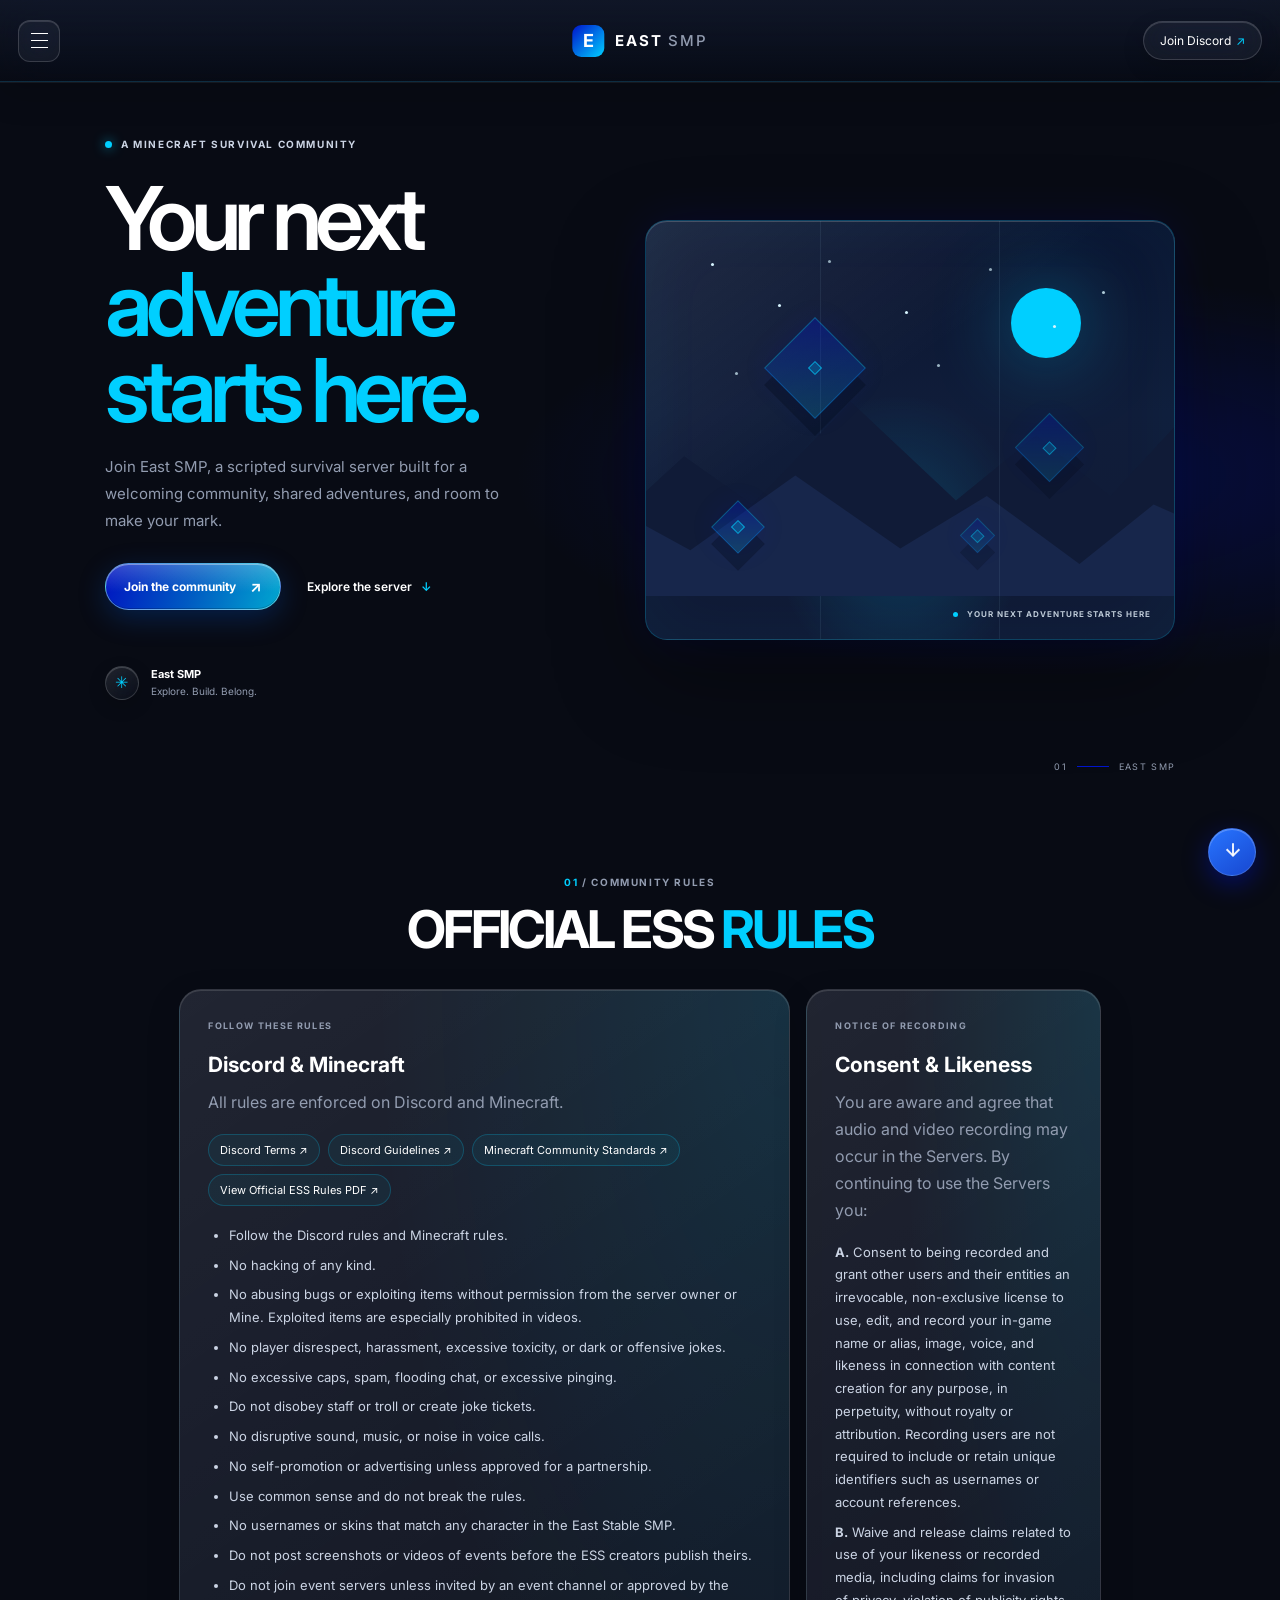
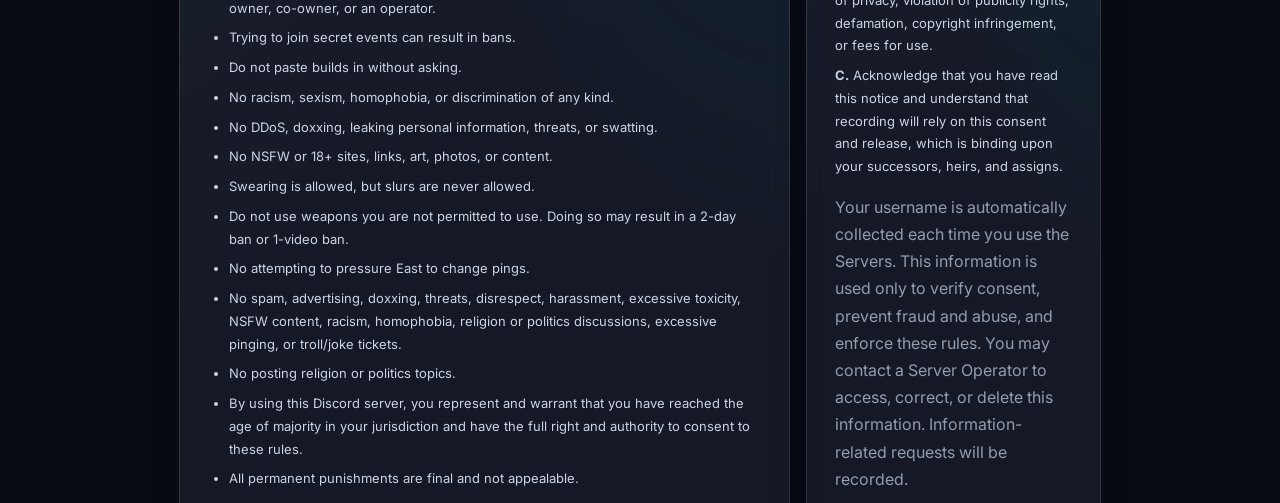
<file: index.html>
<!doctype html>
<html lang="en">
<head>
	<meta charset="utf-8">
	<meta name="viewport" content="width=device-width, initial-scale=1">
	<meta http-equiv="refresh" content="0; url=src/index.html">
	<title>East SMP</title>
</head>
<body>
	<p>Opening the East SMP website… <a href="src/index.html">Continue to the website</a>.</p>
</body>
</html>
</file>
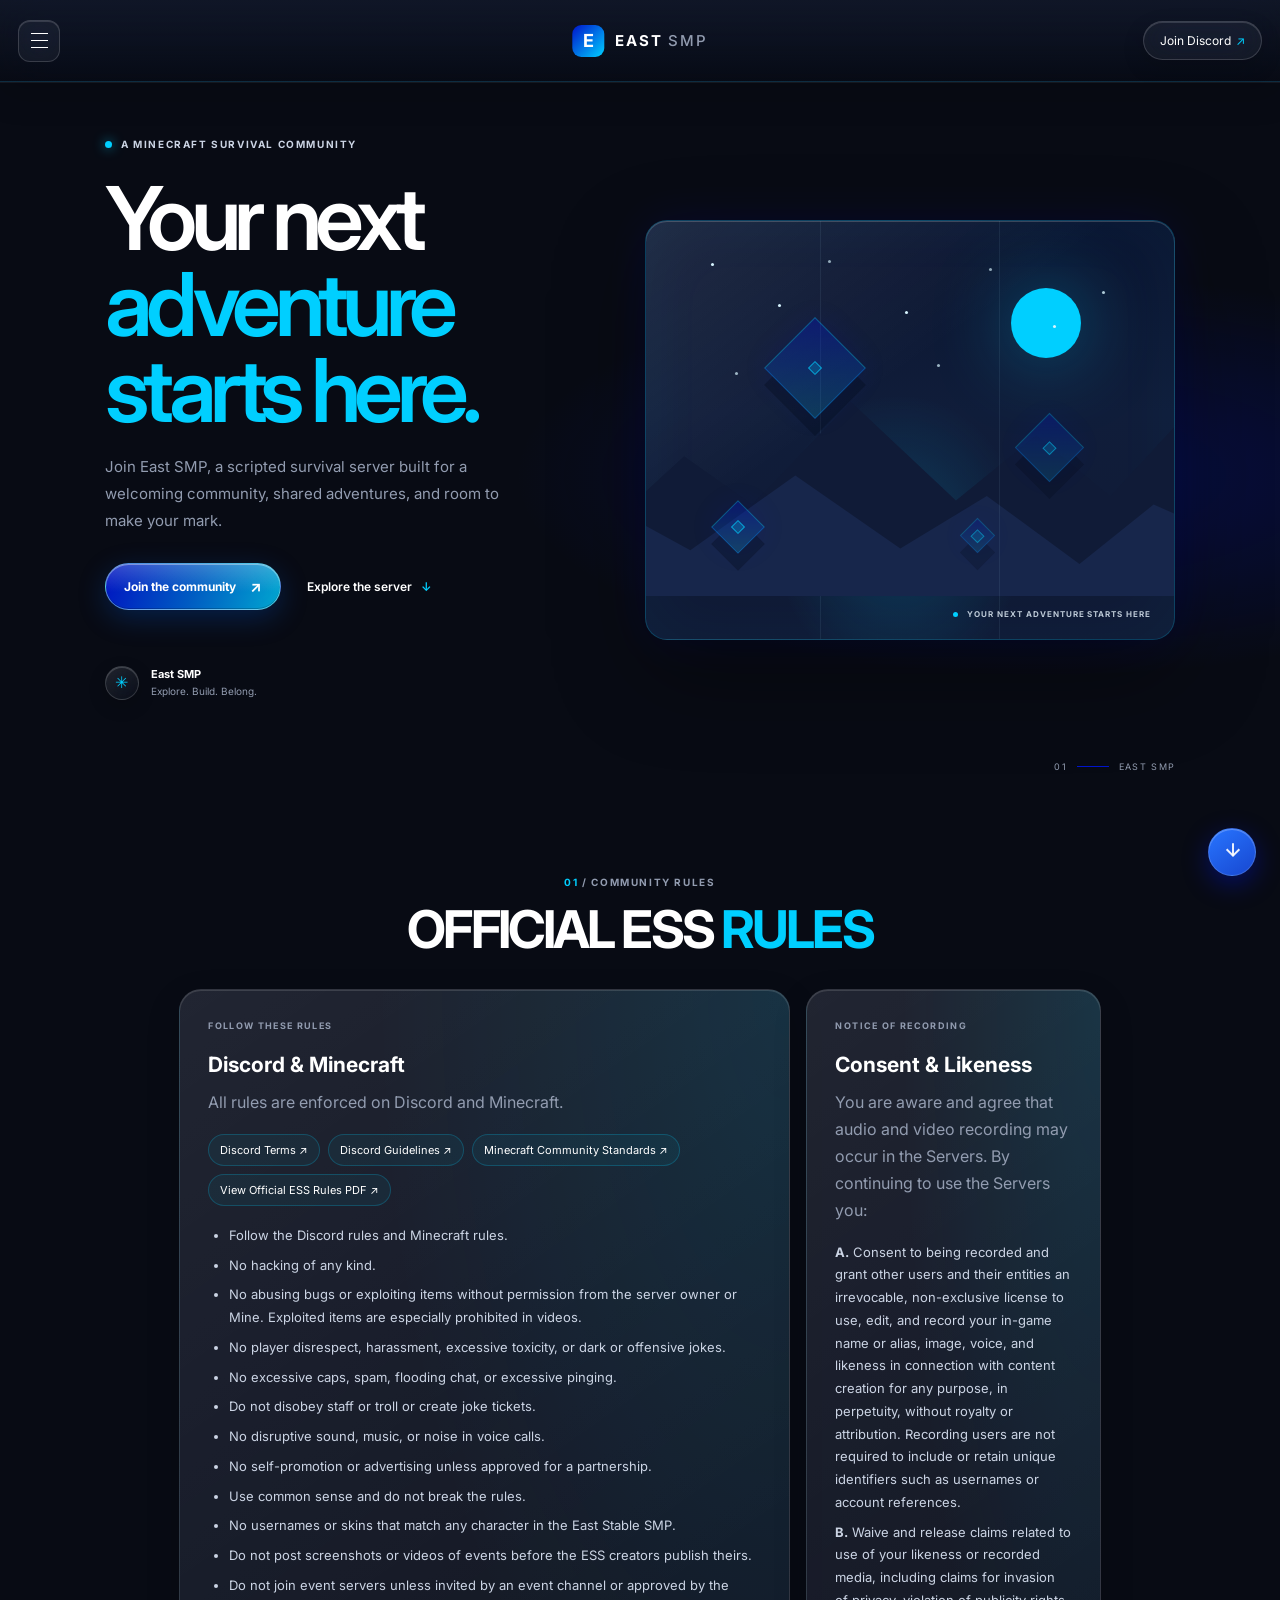
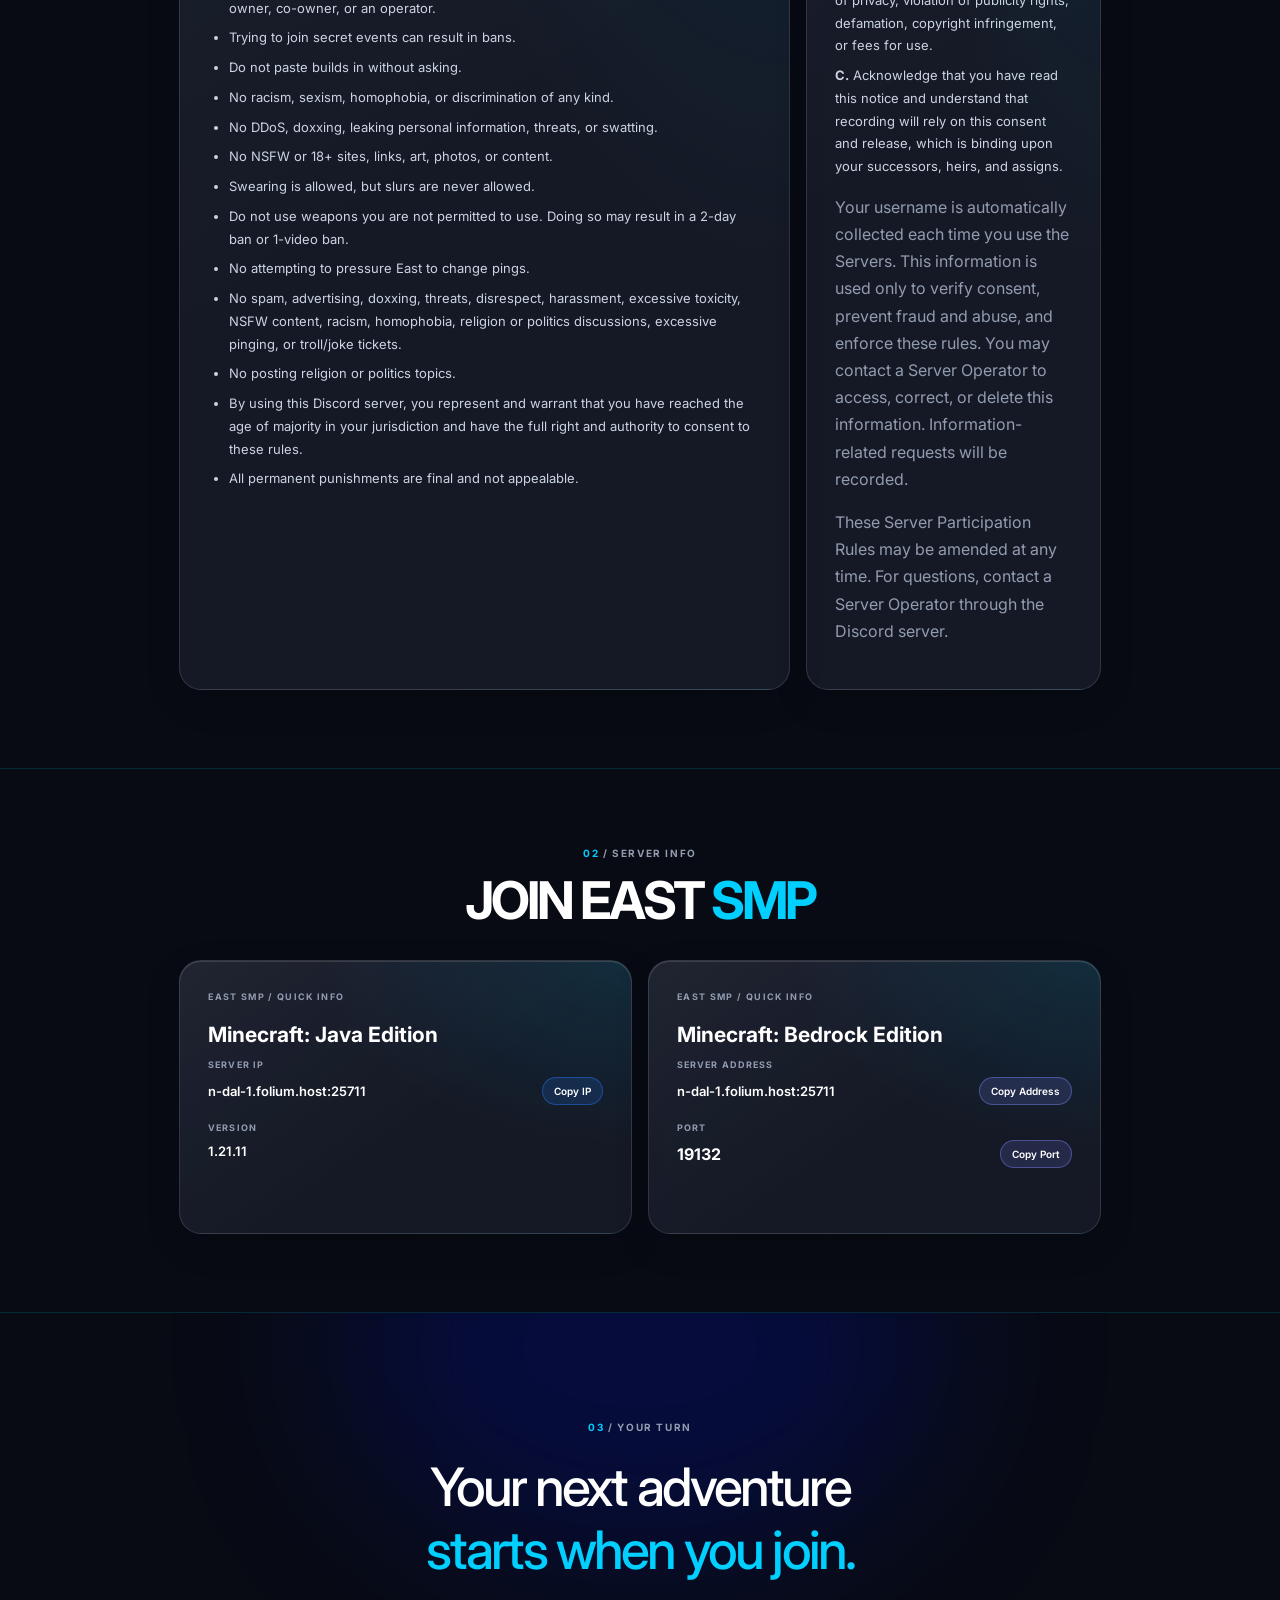
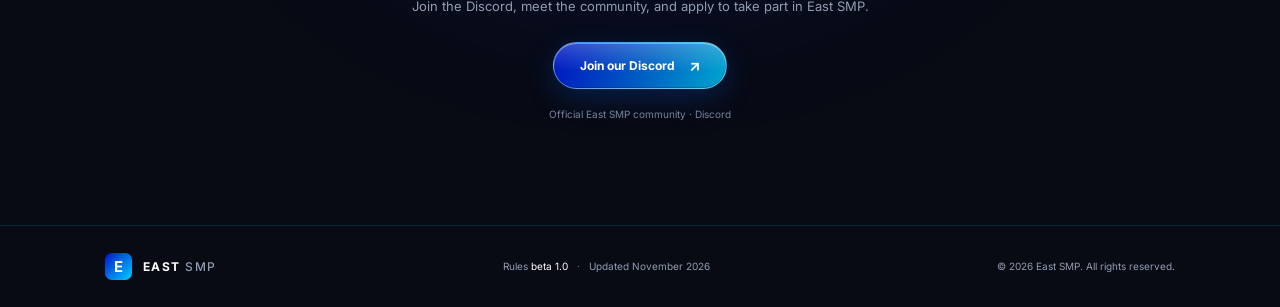
<file: src/index.html>
<!doctype html>
<html lang="en">
<head>
	<meta charset="utf-8">
	<meta name="viewport" content="width=device-width, initial-scale=1">
	<meta name="theme-color" content="#080B14">
	<meta name="description" content="Join East SMP, a Minecraft survival community built for cooperative play, events, and adventure.">
	<title>East SMP — Minecraft survival community</title>
	<link rel="preconnect" href="https://fonts.googleapis.com">
	<link rel="preconnect" href="https://fonts.gstatic.com" crossorigin>
	<link rel="stylesheet" href="https://fonts.googleapis.com/css2?family=Inter:wght@400;500;600;700&display=swap">
	<link rel="stylesheet" href="../styles/styles.css">
	<link rel="stylesheet" href="../styles/navbar.css">
	<link rel="stylesheet" href="../styles/dropdown.css">
	<script src="../functions/navigation.js" defer></script>
	<script src="../functions/dropdown.js" defer></script>
	<script src="../functions/eastsmp.js" defer></script>
</head>
<body>
	<header class="site-header">
		<button class="menu-toggle" type="button" aria-expanded="false" aria-controls="site-nav">
			<span class="sr-only">Toggle navigation</span>
			<span></span>
			<span></span>
			<span></span>
		</button>

		<a class="brand" href="#home" aria-label="East SMP home">
			<span class="brand-mark" aria-hidden="true">E</span>
			<span>EAST <span class="brand-light">SMP</span></span>
		</a>

		<a class="top-join" href="https://discord.gg/mrUUjDzKrj" target="_blank" rel="noopener noreferrer">
			Join Discord <span aria-hidden="true">↗</span>
		</a>

		<nav class="site-nav" id="site-nav" aria-label="Main navigation">
			<a href="#home">Home</a>
			<a href="#official-rules">Rules</a>
			<a href="#server-info">Server Info</a>
			<a href="story.html">Story</a>
			<a href="map.html">Map</a>
			<a href="roles.html">Roles</a>
			<a href="applications.html">Applications</a>
			<a href="announcements.html">Announcements</a>
			<a href="events.html">Events</a>
			<a href="voting.html">Voting</a>
			<a href="update.html">Updates</a>
			<a class="nav-join" href="#join">
				Join the Discord <span aria-hidden="true">↓</span>
			</a>
		</nav>
	</header>

	<details class="server-status-dropdown" data-server-address="n-dal-1.folium.host:25711">
		<summary>
			<span class="status-summary-title">Server Status</span>
			<span class="status-summary-icon" aria-hidden="true"></span>
		</summary>
		<div class="status-panel" aria-live="polite">
			<div class="status-server-state">
				<span class="status-indicator" id="minecraft-status-indicator" aria-hidden="true"></span>
				<strong id="minecraft-status-text">Checking...</strong>
			</div>
			<div class="status-metric">
				<span>Players:</span>
				<strong id="minecraft-player-count">Checking...</strong>
			</div>
			<p class="status-last-checked">Last Checked: <time id="minecraft-last-checked">Checking...</time></p>
			<div class="status-divider"></div>
			<h2 class="status-discord-heading">Discord</h2>
			<div class="status-metric">
				<span>Online Members:</span>
				<strong id="discord-online-count">Checking...</strong>
			</div>
			<div class="status-metric">
				<span>Total Members:</span>
				<strong id="discord-total-count">Checking...</strong>
			</div>
		</div>
	</details>

	<main>
		<section class="hero" id="home">
			<div class="hero-copy">
				<p class="eyebrow"><span class="status-dot"></span> A Minecraft survival community</p>
				<h1>Your next<br><span>adventure starts here.</span></h1>
				<p class="hero-description">
					Join East SMP, a scripted survival server built for a welcoming
					community, shared adventures, and room to make your mark.
				</p>
				<div class="hero-actions">
					<a class="button button-primary" href="https://discord.gg/mrUUjDzKrj" target="_blank" rel="noopener noreferrer">
						Join the community <span aria-hidden="true">↗</span>
					</a>
					<a class="text-link" href="#server-info">Explore the server <span aria-hidden="true">↓</span></a>
				</div>
				<div class="world-note">
					<span class="world-note-icon" aria-hidden="true">✳</span>
					<span><strong>East SMP</strong><br>Explore. Build. Belong.</span>
				</div>
			</div>

			<div class="hero-art" aria-hidden="true">
				<div class="sun"></div>
				<div class="moon"></div>
				<div class="mountain"></div>
				<div class="mountain mountain-front"></div>
				<div class="block block-one"><span></span></div>
				<div class="block block-two"><span></span></div>
				<div class="block block-three"><span></span></div>
				<div class="block block-four"><span></span></div>
				<div class="art-caption"><span></span> YOUR NEXT ADVENTURE STARTS HERE</div>
			</div>
			<div class="hero-index" aria-hidden="true">01 <span></span> EAST SMP</div>
		</section>

		<section class="rules-section section-wrap" id="official-rules" aria-labelledby="rules-title">
			<div class="rules-heading">
				<p class="section-label"><span>01</span> / COMMUNITY RULES</p>
				<h2 id="rules-title">OFFICIAL ESS <span>RULES</span></h2>
			</div>

			<div class="rules-grid">
				<article class="rules-card rules-list-card">
					<p class="overview-label">FOLLOW THESE RULES</p>
					<h3>Discord &amp; Minecraft</h3>
					<p>All rules are enforced on Discord and Minecraft.</p>
					<div class="rules-links">
						<a href="https://discord.com/terms" target="_blank" rel="noopener noreferrer">Discord Terms <span aria-hidden="true">↗</span></a>
						<a href="https://discord.com/guidelines" target="_blank" rel="noopener noreferrer">Discord Guidelines <span aria-hidden="true">↗</span></a>
						<a href="https://www.minecraft.net/en-us/community-standards" target="_blank" rel="noopener noreferrer">Minecraft Community Standards <span aria-hidden="true">↗</span></a>
						<a href="../assets/ESS-rules.pdf" target="_blank" rel="noopener noreferrer">View Official ESS Rules PDF <span aria-hidden="true">↗</span></a>
					</div>
					<ul class="official-rules-list">
						<li>Follow the Discord rules and Minecraft rules.</li>
						<li>No hacking of any kind.</li>
						<li>No abusing bugs or exploiting items without permission from the server owner or Mine. Exploited items are especially prohibited in videos.</li>
						<li>No player disrespect, harassment, excessive toxicity, or dark or offensive jokes.</li>
						<li>No excessive caps, spam, flooding chat, or excessive pinging.</li>
						<li>Do not disobey staff or troll or create joke tickets.</li>
						<li>No disruptive sound, music, or noise in voice calls.</li>
						<li>No self-promotion or advertising unless approved for a partnership.</li>
						<li>Use common sense and do not break the rules.</li>
						<li>No usernames or skins that match any character in the East Stable SMP.</li>
						<li>Do not post screenshots or videos of events before the ESS creators publish theirs.</li>
						<li>Do not join event servers unless invited by an event channel or approved by the owner, co-owner, or an operator.</li>
						<li>Trying to join secret events can result in bans.</li>
						<li>Do not paste builds in without asking.</li>
						<li>No racism, sexism, homophobia, or discrimination of any kind.</li>
						<li>No DDoS, doxxing, leaking personal information, threats, or swatting.</li>
						<li>No NSFW or 18+ sites, links, art, photos, or content.</li>
						<li>Swearing is allowed, but slurs are never allowed.</li>
						<li>Do not use weapons you are not permitted to use. Doing so may result in a 2-day ban or 1-video ban.</li>
						<li>No attempting to pressure East to change pings.</li>
						<li>No spam, advertising, doxxing, threats, disrespect, harassment, excessive toxicity, NSFW content, racism, homophobia, religion or politics discussions, excessive pinging, or troll/joke tickets.</li>
						<li>No posting religion or politics topics.</li>
						<li>By using this Discord server, you represent and warrant that you have reached the age of majority in your jurisdiction and have the full right and authority to consent to these rules.</li>
						<li>All permanent punishments are final and not appealable.</li>
					</ul>
				</article>

				<article class="rules-card recording-card">
					<p class="overview-label">NOTICE OF RECORDING</p>
					<h3>Consent &amp; Likeness</h3>
					<p>You are aware and agree that audio and video recording may occur in the Servers. By continuing to use the Servers you:</p>
					<ol class="recording-rules">
						<li><strong>A.</strong> Consent to being recorded and grant other users and their entities an irrevocable, non-exclusive license to use, edit, and record your in-game name or alias, image, voice, and likeness in connection with content creation for any purpose, in perpetuity, without royalty or attribution. Recording users are not required to include or retain unique identifiers such as usernames or account references.</li>
						<li><strong>B.</strong> Waive and release claims related to use of your likeness or recorded media, including claims for invasion of privacy, violation of publicity rights, defamation, copyright infringement, or fees for use.</li>
						<li><strong>C.</strong> Acknowledge that you have read this notice and understand that recording will rely on this consent and release, which is binding upon your successors, heirs, and assigns.</li>
					</ol>
					<p>Your username is automatically collected each time you use the Servers. This information is used only to verify consent, prevent fraud and abuse, and enforce these rules. You may contact a Server Operator to access, correct, or delete this information. Information-related requests will be recorded.</p>
					<p>These Server Participation Rules may be amended at any time. For questions, contact a Server Operator through the Discord server.</p>
				</article>
			</div>
		</section>

		<section class="server-info-section section-wrap" id="server-info" aria-labelledby="server-info-title">
			<div class="rules-heading">
				<p class="section-label"><span>02</span> / SERVER INFO</p>
				<h2 id="server-info-title">JOIN EAST <span>SMP</span></h2>
			</div>

			<div class="server-editions-grid">
				<article class="rules-card java-edition-card">
					<p class="overview-label">EAST SMP / QUICK INFO</p>
					<h3>Minecraft: Java Edition</h3>
					<div class="server-fact">
						<span>SERVER IP</span>
						<div class="server-ip-row">
							<code id="server-address">n-dal-1.folium.host:25711</code>
							<button class="copy-ip-button" id="copy-server-ip" type="button" data-copy-target="server-address" data-status-target="copy-status">Copy IP</button>
						</div>
					</div>
					<div class="server-fact">
						<span>VERSION</span>
						<strong>1.21.11</strong>
					</div>
					<p class="copy-status" id="copy-status" role="status" aria-live="polite"></p>
				</article>

				<article class="rules-card bedrock-edition-card">
					<p class="overview-label">EAST SMP / QUICK INFO</p>
					<h3>Minecraft: Bedrock Edition</h3>
					<div class="server-fact">
						<span>SERVER ADDRESS</span>
						<div class="server-ip-row">
							<code id="bedrock-server-address">n-dal-1.folium.host:25711</code>
							<button class="copy-ip-button" type="button" data-copy-target="bedrock-server-address" data-status-target="bedrock-copy-status">Copy Address</button>
						</div>
					</div>
					<div class="server-fact">
						<span>PORT</span>
						<div class="server-ip-row">
							<strong id="bedrock-server-port">19132</strong>
							<button class="copy-ip-button" type="button" data-copy-target="bedrock-server-port" data-status-target="bedrock-port-copy-status">Copy Port</button>
						</div>
					</div>
					<p class="copy-status" id="bedrock-copy-status" role="status" aria-live="polite"></p>
					<p class="copy-status" id="bedrock-port-copy-status" role="status" aria-live="polite"></p>
				</article>
			</div>
		</section>

		<section class="join-section" id="join">
			<div class="join-glow" aria-hidden="true"></div>
			<div class="section-label"><span>03</span> / YOUR TURN</div>
			<h2>Your next adventure<br><span>starts when you join.</span></h2>
			<p>Join the Discord, meet the community, and apply to take part in East SMP.</p>
			<a class="button button-primary" href="https://discord.gg/mrUUjDzKrj" target="_blank" rel="noopener noreferrer">
				Join our Discord <span aria-hidden="true">↗</span>
			</a>
			<p class="join-note">Official East SMP community · Discord</p>
		</section>
	</main>

	<footer class="site-footer">
		<a class="brand footer-brand" href="#home">
			<span class="brand-mark" aria-hidden="true">E</span>
			<span>EAST <span class="brand-light">SMP</span></span>
		</a>
		<p>Rules <span id="website-version">beta 1.0</span> <span class="footer-divider">·</span> Updated November 2026</p>
		<p>© <span id="copyright-year">2026</span> East SMP. All rights reserved.</p>
	</footer>
</body>
</html>
</file>
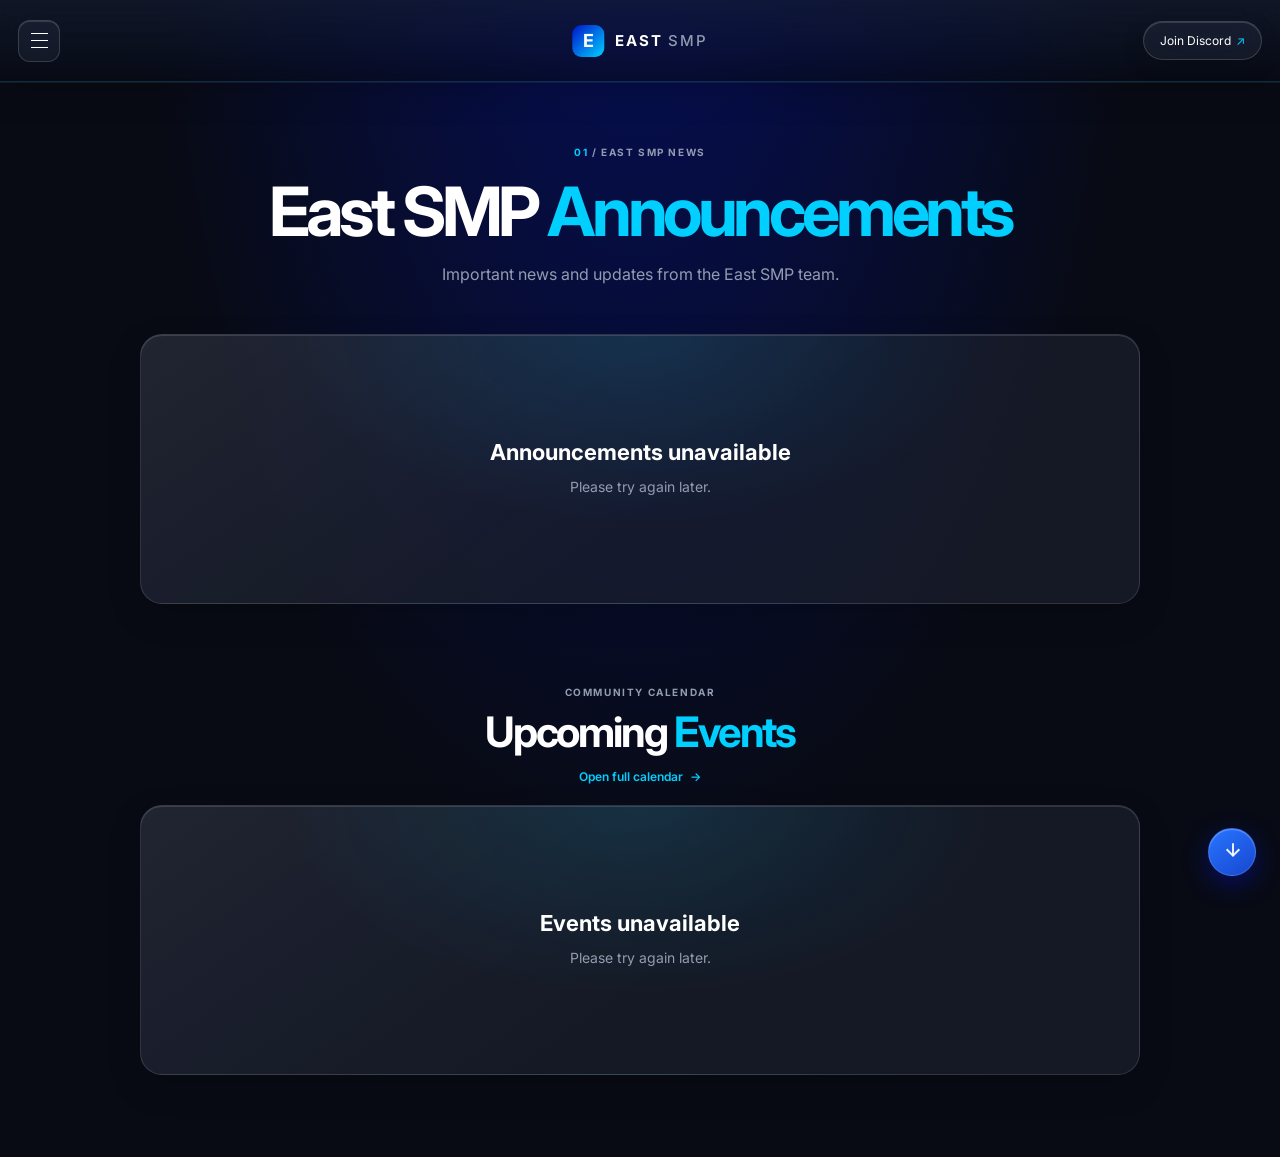
<file: src/announcements.html>
<!doctype html>
<html lang="en">
<head>
	<meta charset="utf-8">
	<meta name="viewport" content="width=device-width, initial-scale=1">
	<meta name="theme-color" content="#080B14">
	<meta name="description" content="The latest announcements from East SMP.">
	<title>East SMP — Announcements</title>
	<link rel="preconnect" href="https://fonts.googleapis.com">
	<link rel="preconnect" href="https://fonts.gstatic.com" crossorigin>
	<link rel="stylesheet" href="https://fonts.googleapis.com/css2?family=Inter:wght@400;500;600;700&display=swap">
	<link rel="stylesheet" href="../styles/styles.css">
	<link rel="stylesheet" href="../styles/navbar.css">
	<link rel="stylesheet" href="../styles/dropdown.css">
	<link rel="stylesheet" href="../styles/announcements.css">
	<script src="../functions/navigation.js" defer></script>
	<script src="../functions/dropdown.js" defer></script>
	<script src="../functions/eastsmp.js" defer></script>
	<script src="../functions/supabase-config.js" defer></script>
	<script src="../functions/community-content.js" defer></script>
</head>
<body class="announcements-page">
	<header class="site-header">
		<button class="menu-toggle" type="button" aria-expanded="false" aria-controls="site-nav">
			<span class="sr-only">Toggle navigation</span>
			<span></span>
			<span></span>
			<span></span>
		</button>

		<a class="brand" href="index.html#home" aria-label="East SMP home">
			<span class="brand-mark" aria-hidden="true">E</span>
			<span>EAST <span class="brand-light">SMP</span></span>
		</a>

		<a class="top-join" href="https://discord.gg/mrUUjDzKrj" target="_blank" rel="noopener noreferrer">
			Join Discord <span aria-hidden="true">↗</span>
		</a>

		<nav class="site-nav" id="site-nav" aria-label="Main navigation">
			<a href="index.html#home">Home</a>
			<a href="index.html#official-rules">Rules</a>
			<a href="index.html#server-info">Server Info</a>
			<a href="story.html">Story</a>
			<a href="map.html">Map</a>
			<a href="roles.html">Roles</a>
			<a href="applications.html">Applications</a>
			<a href="#announcements" aria-current="page">Announcements</a>
			<a href="events.html">Events</a>
			<a href="voting.html">Voting</a>
			<a href="update.html">Updates</a>
			<a class="nav-join" href="index.html#join">Join the Discord <span aria-hidden="true">↓</span></a>
		</nav>
	</header>

	<details class="server-status-dropdown" data-server-address="n-dal-1.folium.host:25711">
		<summary>
			<span class="status-summary-title">Server Status</span>
			<span class="status-summary-icon" aria-hidden="true"></span>
		</summary>
		<div class="status-panel" aria-live="polite">
			<div class="status-server-state">
				<span class="status-indicator" id="minecraft-status-indicator" aria-hidden="true"></span>
				<strong id="minecraft-status-text">Checking...</strong>
			</div>
			<div class="status-metric">
				<span>Players:</span>
				<strong id="minecraft-player-count">Checking...</strong>
			</div>
			<p class="status-last-checked">Last Checked: <time id="minecraft-last-checked">Checking...</time></p>
			<div class="status-divider"></div>
			<h2 class="status-discord-heading">Discord</h2>
			<div class="status-metric">
				<span>Online Members:</span>
				<strong id="discord-online-count">Checking...</strong>
			</div>
			<div class="status-metric">
				<span>Total Members:</span>
				<strong id="discord-total-count">Checking...</strong>
			</div>
		</div>
	</details>

	<main id="announcements">
		<header class="announcements-title">
			<p class="section-label"><span>01</span> / EAST SMP NEWS</p>
			<h1>East SMP <span>Announcements</span></h1>
			<p>Important news and updates from the East SMP team.</p>
		</header>

		<section class="announcements-content" aria-label="Latest announcements">
			<div class="community-content-list" id="announcements-list" aria-live="polite">
				<article class="announcement-empty">
					<span class="announcement-icon" aria-hidden="true">!</span>
					<h2>Loading announcements...</h2>
					<p>Checking for the latest news from the East SMP team.</p>
				</article>
			</div>
		</section>

		<section class="events-content" aria-labelledby="events-heading">
			<header class="events-section-heading">
				<p class="section-label">COMMUNITY CALENDAR</p>
				<h2 id="events-heading">Upcoming <span>Events</span></h2>
				<a class="events-calendar-link" href="events.html">Open full calendar <span aria-hidden="true">→</span></a>
			</header>
			<div class="community-content-list" id="events-list" aria-live="polite">
				<article class="announcement-empty"><h3>Loading events...</h3></article>
			</div>
		</section>
	</main>
</body>
</html>
</file>
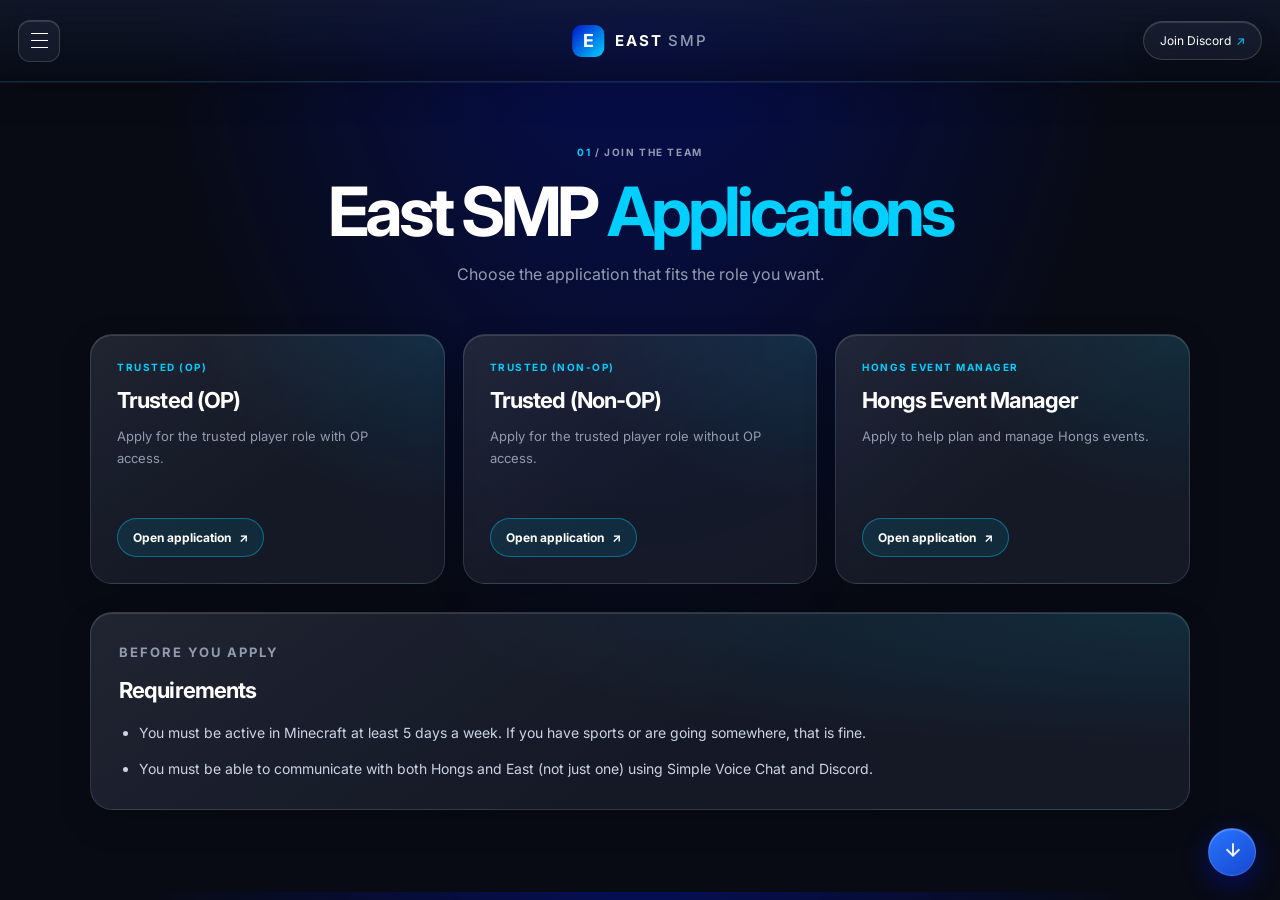
<file: src/applications.html>
<!doctype html>
<html lang="en">
<head>
	<meta charset="utf-8">
	<meta name="viewport" content="width=device-width, initial-scale=1">
	<meta name="theme-color" content="#080B14">
	<meta name="description" content="Apply to become part of the East SMP team.">
	<title>East SMP — Applications</title>
	<link rel="preconnect" href="https://fonts.googleapis.com">
	<link rel="preconnect" href="https://fonts.gstatic.com" crossorigin>
	<link rel="stylesheet" href="https://fonts.googleapis.com/css2?family=Inter:wght@400;500;600;700&display=swap">
	<link rel="stylesheet" href="../styles/styles.css">
	<link rel="stylesheet" href="../styles/navbar.css">
	<link rel="stylesheet" href="../styles/dropdown.css">
	<link rel="stylesheet" href="../styles/applications.css">
	<script src="../functions/navigation.js" defer></script>
	<script src="../functions/dropdown.js" defer></script>
	<script src="../functions/eastsmp.js" defer></script>
</head>
<body class="applications-page">
	<header class="site-header">
		<button class="menu-toggle" type="button" aria-expanded="false" aria-controls="site-nav">
			<span class="sr-only">Toggle navigation</span>
			<span></span>
			<span></span>
			<span></span>
		</button>

		<a class="brand" href="index.html#home" aria-label="East SMP home">
			<span class="brand-mark" aria-hidden="true">E</span>
			<span>EAST <span class="brand-light">SMP</span></span>
		</a>

		<a class="top-join" href="https://discord.gg/mrUUjDzKrj" target="_blank" rel="noopener noreferrer">
			Join Discord <span aria-hidden="true">↗</span>
		</a>

		<nav class="site-nav" id="site-nav" aria-label="Main navigation">
			<a href="index.html#home">Home</a>
			<a href="index.html#official-rules">Rules</a>
			<a href="index.html#server-info">Server Info</a>
			<a href="story.html">Story</a>
			<a href="map.html">Map</a>
			<a href="roles.html">Roles</a>
			<a href="#applications" aria-current="page">Applications</a>
			<a href="announcements.html">Announcements</a>
			<a href="events.html">Events</a>
			<a href="voting.html">Voting</a>
			<a href="update.html">Updates</a>
			<a class="nav-join" href="index.html#join">Join the Discord <span aria-hidden="true">↓</span></a>
		</nav>
	</header>

	<details class="server-status-dropdown" data-server-address="n-dal-1.folium.host:25711">
		<summary>
			<span class="status-summary-title">Server Status</span>
			<span class="status-summary-icon" aria-hidden="true"></span>
		</summary>
		<div class="status-panel" aria-live="polite">
			<div class="status-server-state">
				<span class="status-indicator" id="minecraft-status-indicator" aria-hidden="true"></span>
				<strong id="minecraft-status-text">Checking...</strong>
			</div>
			<div class="status-metric">
				<span>Players:</span>
				<strong id="minecraft-player-count">Checking...</strong>
			</div>
			<p class="status-last-checked">Last Checked: <time id="minecraft-last-checked">Checking...</time></p>
			<div class="status-divider"></div>
			<h2 class="status-discord-heading">Discord</h2>
			<div class="status-metric">
				<span>Online Members:</span>
				<strong id="discord-online-count">Checking...</strong>
			</div>
			<div class="status-metric">
				<span>Total Members:</span>
				<strong id="discord-total-count">Checking...</strong>
			</div>
		</div>
	</details>

	<main id="applications">
		<header class="applications-title">
			<p class="section-label"><span>01</span> / JOIN THE TEAM</p>
			<h1>East SMP <span>Applications</span></h1>
			<p>Choose the application that fits the role you want.</p>
		</header>

		<div class="applications-content">
			<section class="application-cards" aria-label="Available applications">
				<article class="application-card">
					<p class="application-label">Trusted (OP)</p>
					<h2>Trusted (OP)</h2>
					<p>Apply for the trusted player role with OP access.</p>
					<a class="application-link" href="https://forms.gle/p5T9uZuXb8QYaqLK7" target="_blank" rel="noopener noreferrer">Open application <span aria-hidden="true">↗</span></a>
				</article>

				<article class="application-card">
					<p class="application-label">Trusted (Non-OP)</p>
					<h2>Trusted (Non-OP)</h2>
					<p>Apply for the trusted player role without OP access.</p>
					<a class="application-link" href="https://forms.gle/yQ6Vx5bNkjxSbrFu9" target="_blank" rel="noopener noreferrer">Open application <span aria-hidden="true">↗</span></a>
				</article>

				<article class="application-card">
					<p class="application-label">Hongs Event Manager</p>
					<h2>Hongs Event Manager</h2>
					<p>Apply to help plan and manage Hongs events.</p>
					<a class="application-link" href="https://forms.gle/cDxx7h8GhWNZPKJ49" target="_blank" rel="noopener noreferrer">Open application <span aria-hidden="true">↗</span></a>
				</article>
			</section>

			<section class="application-requirements" aria-labelledby="requirements-title">
				<p class="application-label">BEFORE YOU APPLY</p>
				<h2 id="requirements-title">Requirements</h2>
				<ul>
					<li>You must be active in Minecraft at least 5 days a week. If you have sports or are going somewhere, that is fine.</li>
					<li>You must be able to communicate with both Hongs and East (not just one) using Simple Voice Chat and Discord.</li>
				</ul>
			</section>
		</div>
	</main>
</body>
</html>
</file>
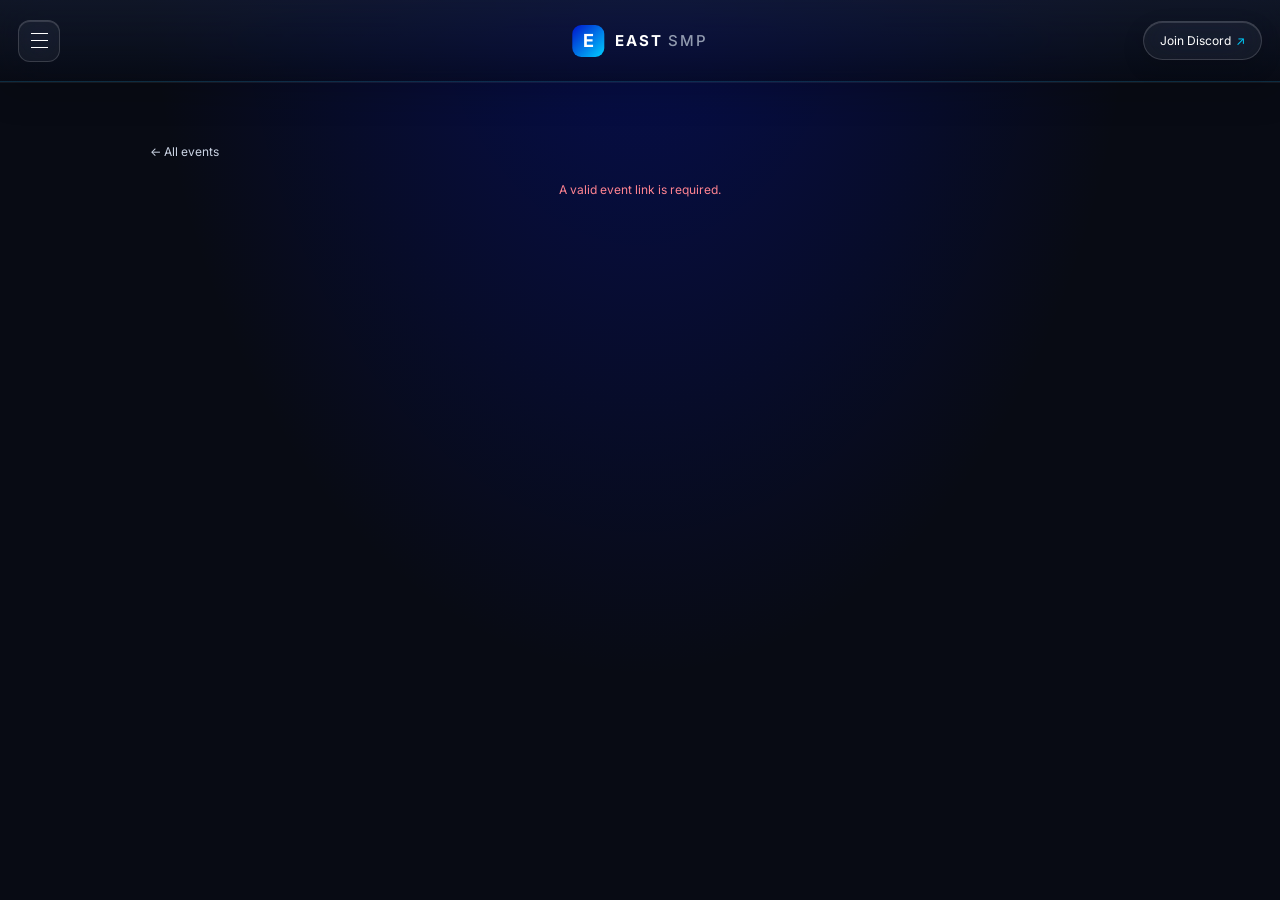
<file: src/event.html>
<!doctype html>
<html lang="en">
<head>
	<meta charset="utf-8">
	<meta name="viewport" content="width=device-width, initial-scale=1">
	<meta name="theme-color" content="#080B14">
	<meta name="description" content="Event details for the East SMP community.">
	<title>East SMP — Event Details</title>
	<link rel="preconnect" href="https://fonts.googleapis.com">
	<link rel="preconnect" href="https://fonts.gstatic.com" crossorigin>
	<link rel="stylesheet" href="https://fonts.googleapis.com/css2?family=Inter:wght@400;500;600;700&display=swap">
	<link rel="stylesheet" href="../styles/styles.css">
	<link rel="stylesheet" href="../styles/navbar.css">
	<link rel="stylesheet" href="../styles/events.css">
	<script src="../functions/navigation.js" defer></script>
	<script src="../functions/supabase-config.js" defer></script>
	<script src="../functions/event-detail.js" defer></script>
</head>
<body class="events-page event-detail-page">
	<header class="site-header">
		<button class="menu-toggle" type="button" aria-expanded="false" aria-controls="site-nav">
			<span class="sr-only">Toggle navigation</span><span></span><span></span><span></span>
		</button>
		<a class="brand" href="index.html#home" aria-label="East SMP home">
			<span class="brand-mark" aria-hidden="true">E</span><span>EAST <span class="brand-light">SMP</span></span>
		</a>
		<a class="top-join" href="https://discord.gg/mrUUjDzKrj" target="_blank" rel="noopener noreferrer">Join Discord <span aria-hidden="true">↗</span></a>
		<nav class="site-nav" id="site-nav" aria-label="Main navigation">
			<a href="index.html#home">Home</a>
			<a href="index.html#official-rules">Rules</a>
			<a href="index.html#server-info">Server Info</a>
			<a href="story.html">Story</a>
			<a href="map.html">Map</a>
			<a href="roles.html">Roles</a>
			<a href="applications.html">Applications</a>
			<a href="announcements.html">Announcements</a>
			<a href="events.html" aria-current="page">Events</a>
			<a href="voting.html">Voting</a>
			<a href="update.html">Updates</a>
			<a class="nav-join" href="index.html#join">Join the Discord <span aria-hidden="true">↓</span></a>
		</nav>
	</header>

	<main class="event-detail-main">
		<a class="event-back-link" href="events.html">← All events</a>
		<p class="calendar-status" id="event-status" role="status" aria-live="polite">Loading event...</p>
		<article id="event-detail" hidden>
			<header class="event-detail-heading">
				<p class="event-category" id="event-category"></p>
				<h1 id="event-title"></h1>
				<p class="event-description" id="event-description"></p>
				<img class="event-banner" id="event-banner" alt="" hidden>
				<p class="event-countdown" id="event-countdown" role="status" aria-live="polite"></p>
				<p class="event-timezone-note">Times are shown in your local timezone.</p>
			</header>
			<div class="event-detail-grid">
				<section class="event-detail-card" aria-labelledby="event-schedule-heading">
					<h2 id="event-schedule-heading">Schedule &amp; registration</h2>
					<dl class="event-detail-list" id="event-schedule"></dl>
				</section>
				<section class="event-detail-card" id="event-rules-section" hidden>
					<h2>Rules</h2><p class="event-long-text" id="event-rules"></p>
				</section>
				<section class="event-detail-card" id="event-requirements-section" hidden>
					<h2>Requirements</h2><p class="event-long-text" id="event-requirements"></p>
				</section>
				<section class="event-detail-card" id="event-results-section" hidden>
					<h2>Results</h2><p class="event-long-text" id="event-results"></p>
				</section>
			</div>
		</article>
	</main>
</body>
</html>
</file>
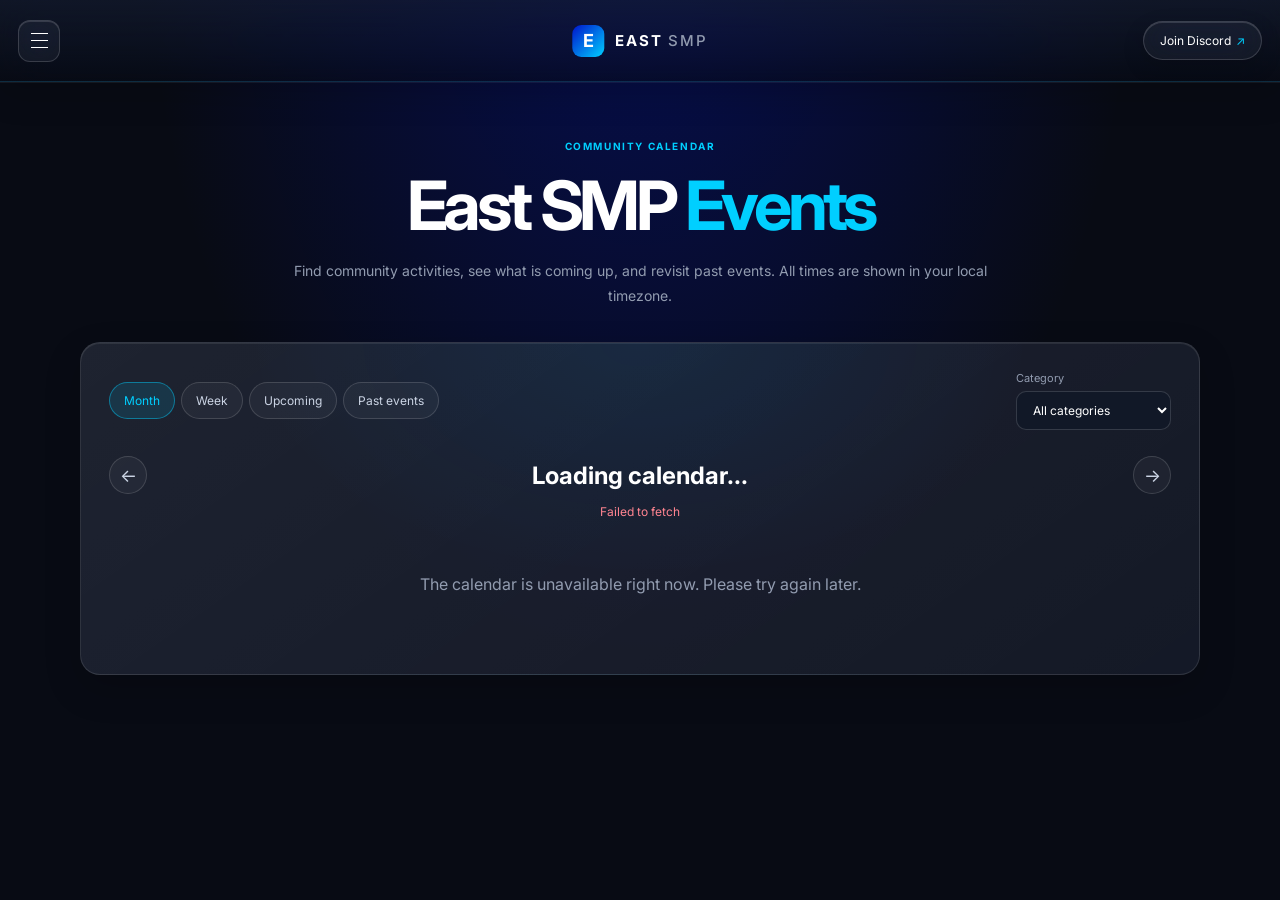
<file: src/events.html>
<!doctype html>
<html lang="en">
<head>
	<meta charset="utf-8">
	<meta name="viewport" content="width=device-width, initial-scale=1">
	<meta name="theme-color" content="#080B14">
	<meta name="description" content="Browse East SMP community events, activities, and past results.">
	<title>East SMP — Events</title>
	<link rel="preconnect" href="https://fonts.googleapis.com">
	<link rel="preconnect" href="https://fonts.gstatic.com" crossorigin>
	<link rel="stylesheet" href="https://fonts.googleapis.com/css2?family=Inter:wght@400;500;600;700&display=swap">
	<link rel="stylesheet" href="../styles/styles.css">
	<link rel="stylesheet" href="../styles/navbar.css">
	<link rel="stylesheet" href="../styles/events.css">
	<script src="../functions/navigation.js" defer></script>
	<script src="../functions/supabase-config.js" defer></script>
	<script src="../functions/events.js" defer></script>
</head>
<body class="events-page">
	<header class="site-header">
		<button class="menu-toggle" type="button" aria-expanded="false" aria-controls="site-nav">
			<span class="sr-only">Toggle navigation</span><span></span><span></span><span></span>
		</button>
		<a class="brand" href="index.html#home" aria-label="East SMP home">
			<span class="brand-mark" aria-hidden="true">E</span><span>EAST <span class="brand-light">SMP</span></span>
		</a>
		<a class="top-join" href="https://discord.gg/mrUUjDzKrj" target="_blank" rel="noopener noreferrer">Join Discord <span aria-hidden="true">↗</span></a>
		<nav class="site-nav" id="site-nav" aria-label="Main navigation">
			<a href="index.html#home">Home</a>
			<a href="index.html#official-rules">Rules</a>
			<a href="index.html#server-info">Server Info</a>
			<a href="story.html">Story</a>
			<a href="map.html">Map</a>
			<a href="roles.html">Roles</a>
			<a href="applications.html">Applications</a>
			<a href="announcements.html">Announcements</a>
			<a href="events.html" aria-current="page">Events</a>
			<a href="voting.html">Voting</a>
			<a href="update.html">Updates</a>
			<a class="nav-join" href="index.html#join">Join the Discord <span aria-hidden="true">↓</span></a>
		</nav>
	</header>

	<main class="events-main">
		<header class="events-title">
			<p class="section-label">COMMUNITY CALENDAR</p>
			<h1>East SMP <span>Events</span></h1>
			<p>Find community activities, see what is coming up, and revisit past events. All times are shown in your local timezone.</p>
		</header>

		<section class="calendar-panel" aria-label="Event calendar">
			<div class="calendar-toolbar">
				<div class="calendar-views" role="group" aria-label="Calendar view">
					<button type="button" data-view="month" aria-pressed="true">Month</button>
					<button type="button" data-view="week" aria-pressed="false">Week</button>
					<button type="button" data-view="upcoming" aria-pressed="false">Upcoming</button>
					<button type="button" data-view="past" aria-pressed="false">Past events</button>
				</div>
				<label class="calendar-category">Category
					<select id="event-category-filter">
						<option value="all">All categories</option>
						<option value="community">Community</option>
						<option value="pvp">PvP</option>
						<option value="building">Building</option>
						<option value="survival">Survival</option>
						<option value="special">Special</option>
						<option value="maintenance">Maintenance</option>
					</select>
				</label>
			</div>
			<div class="calendar-navigation">
				<button type="button" id="calendar-previous" aria-label="Previous period">←</button>
				<h2 id="calendar-heading">Loading calendar...</h2>
				<button type="button" id="calendar-next" aria-label="Next period">→</button>
			</div>
			<p class="calendar-status" id="calendar-status" role="status" aria-live="polite">Loading events...</p>
			<div id="calendar-view" aria-live="polite"></div>
		</section>
	</main>
</body>
</html>
</file>
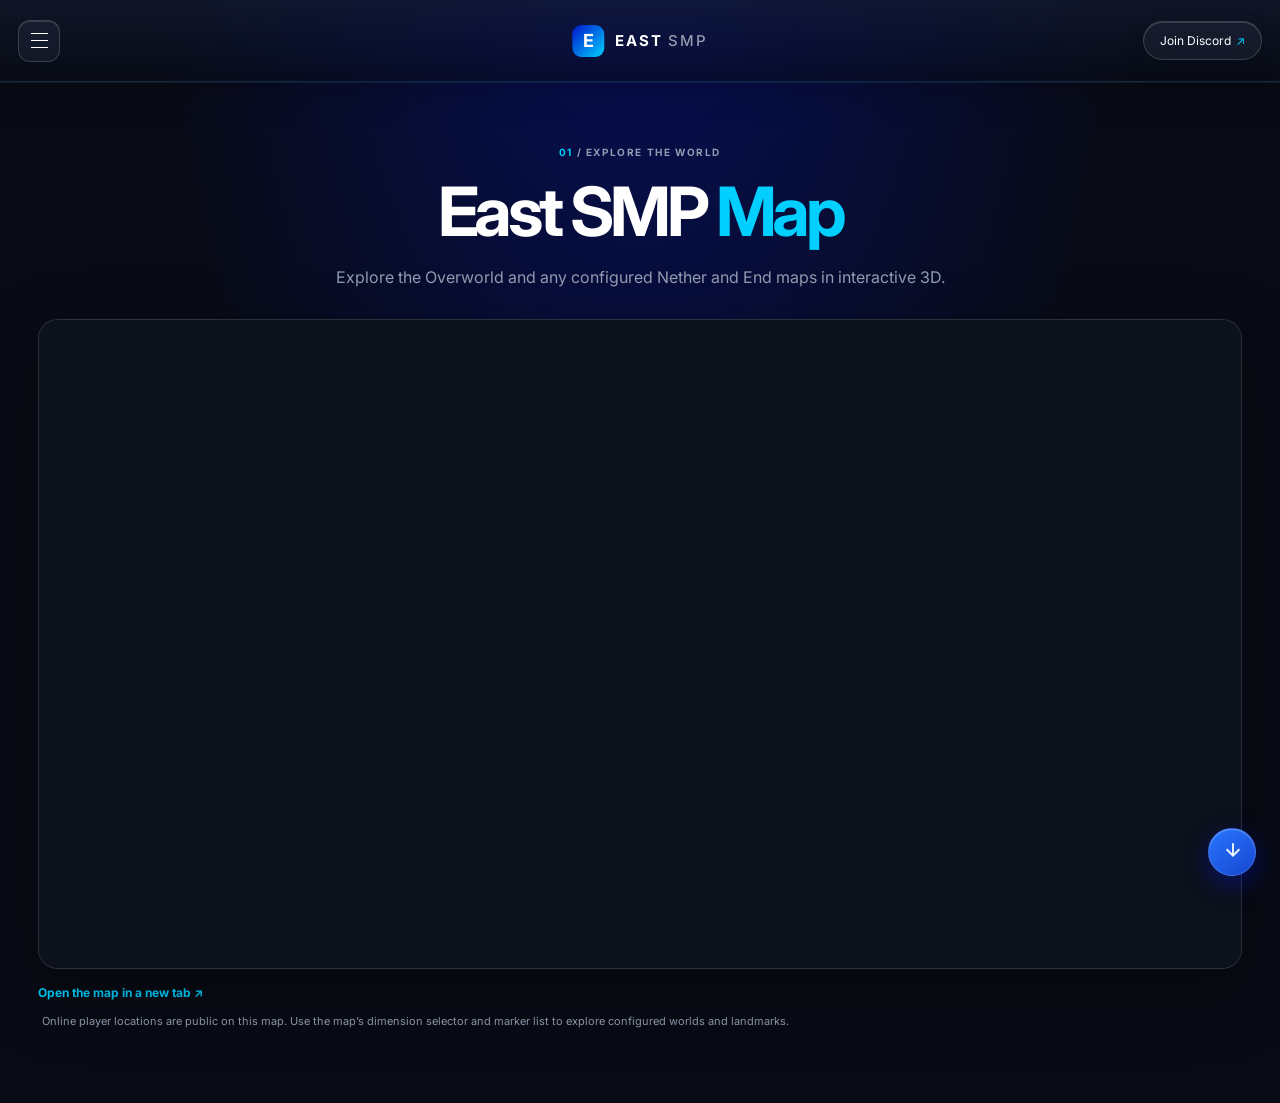
<file: src/map.html>
<!doctype html>
<html lang="en">
<head>
	<meta charset="utf-8">
	<meta name="viewport" content="width=device-width, initial-scale=1">
	<meta name="theme-color" content="#080B14">
	<meta name="description" content="Explore the East SMP world with the interactive BlueMap.">
	<title>East SMP — World Map</title>
	<link rel="preconnect" href="https://fonts.googleapis.com">
	<link rel="preconnect" href="https://fonts.gstatic.com" crossorigin>
	<link rel="stylesheet" href="https://fonts.googleapis.com/css2?family=Inter:wght@400;500;600;700&display=swap">
	<link rel="stylesheet" href="../styles/styles.css">
	<link rel="stylesheet" href="../styles/navbar.css">
	<link rel="stylesheet" href="../styles/dropdown.css">
	<link rel="stylesheet" href="../styles/map.css">
	<script src="../functions/navigation.js" defer></script>
	<script src="../functions/dropdown.js" defer></script>
	<script src="../functions/eastsmp.js" defer></script>
	<script src="../functions/bluemap-config.js?v=2" defer></script>
	<script src="../functions/bluemap.js" defer></script>
</head>
<body class="map-page">
	<header class="site-header">
		<button class="menu-toggle" type="button" aria-expanded="false" aria-controls="site-nav">
			<span class="sr-only">Toggle navigation</span>
			<span></span>
			<span></span>
			<span></span>
		</button>

		<a class="brand" href="index.html#home" aria-label="East SMP home">
			<span class="brand-mark" aria-hidden="true">E</span>
			<span>EAST <span class="brand-light">SMP</span></span>
		</a>

		<a class="top-join" href="https://discord.gg/mrUUjDzKrj" target="_blank" rel="noopener noreferrer">
			Join Discord <span aria-hidden="true">↗</span>
		</a>

		<nav class="site-nav" id="site-nav" aria-label="Main navigation">
			<a href="index.html#home">Home</a>
			<a href="index.html#official-rules">Rules</a>
			<a href="index.html#server-info">Server Info</a>
			<a href="story.html">Story</a>
			<a href="map.html" aria-current="page">Map</a>
			<a href="roles.html">Roles</a>
			<a href="applications.html">Applications</a>
			<a href="announcements.html">Announcements</a>
			<a href="events.html">Events</a>
			<a href="voting.html">Voting</a>
			<a href="update.html">Updates</a>
			<a class="nav-join" href="index.html#join">Join the Discord <span aria-hidden="true">↓</span></a>
		</nav>
	</header>

	<details class="server-status-dropdown" data-server-address="n-dal-1.folium.host:25711">
		<summary>
			<span class="status-summary-title">Server Status</span>
			<span class="status-summary-icon" aria-hidden="true"></span>
		</summary>
		<div class="status-panel" aria-live="polite">
			<div class="status-server-state">
				<span class="status-indicator" id="minecraft-status-indicator" aria-hidden="true"></span>
				<strong id="minecraft-status-text">Checking...</strong>
			</div>
			<div class="status-metric">
				<span>Players:</span>
				<strong id="minecraft-player-count">Checking...</strong>
			</div>
			<p class="status-last-checked">Last Checked: <time id="minecraft-last-checked">Checking...</time></p>
			<div class="status-divider"></div>
			<h2 class="status-discord-heading">Discord</h2>
			<div class="status-metric">
				<span>Online Members:</span>
				<strong id="discord-online-count">Checking...</strong>
			</div>
			<div class="status-metric">
				<span>Total Members:</span>
				<strong id="discord-total-count">Checking...</strong>
			</div>
		</div>
	</details>

	<main id="server-map">
		<header class="map-title">
			<p class="section-label"><span>01</span> / EXPLORE THE WORLD</p>
			<h1>East SMP <span>Map</span></h1>
			<p>Explore the Overworld and any configured Nether and End maps in interactive 3D.</p>
		</header>

		<section class="map-content" aria-label="Interactive BlueMap">
			<div class="map-frame-wrap">
				<div class="map-notice" id="bluemap-notice" role="status">
					<p class="section-label" id="bluemap-notice-label">BLUEMAP SETUP</p>
					<h2 id="bluemap-notice-title">Server map setup is in progress</h2>
					<p id="bluemap-notice-text">BlueMap is not connected yet. Install it on the Minecraft server, expose its web port, then add the public map URL to <code>functions/bluemap-config.js</code>.</p>
					<a class="map-link" href="https://bluemap.bluecolored.de/wiki/getting-started/Installation.html" target="_blank" rel="noopener noreferrer">BlueMap installation guide <span aria-hidden="true">↗</span></a>
				</div>
				<iframe class="map-frame" id="bluemap-frame" title="Interactive East SMP world map" allowfullscreen loading="lazy" hidden></iframe>
			</div>
			<a class="map-open-link" id="bluemap-open-link" href="#" target="_blank" rel="noopener noreferrer" hidden>Open the map in a new tab ↗</a>
			<p class="map-privacy-note">Online player locations are public on this map. Use the map’s dimension selector and marker list to explore configured worlds and landmarks.</p>
		</section>
	</main>
</body>
</html>
</file>
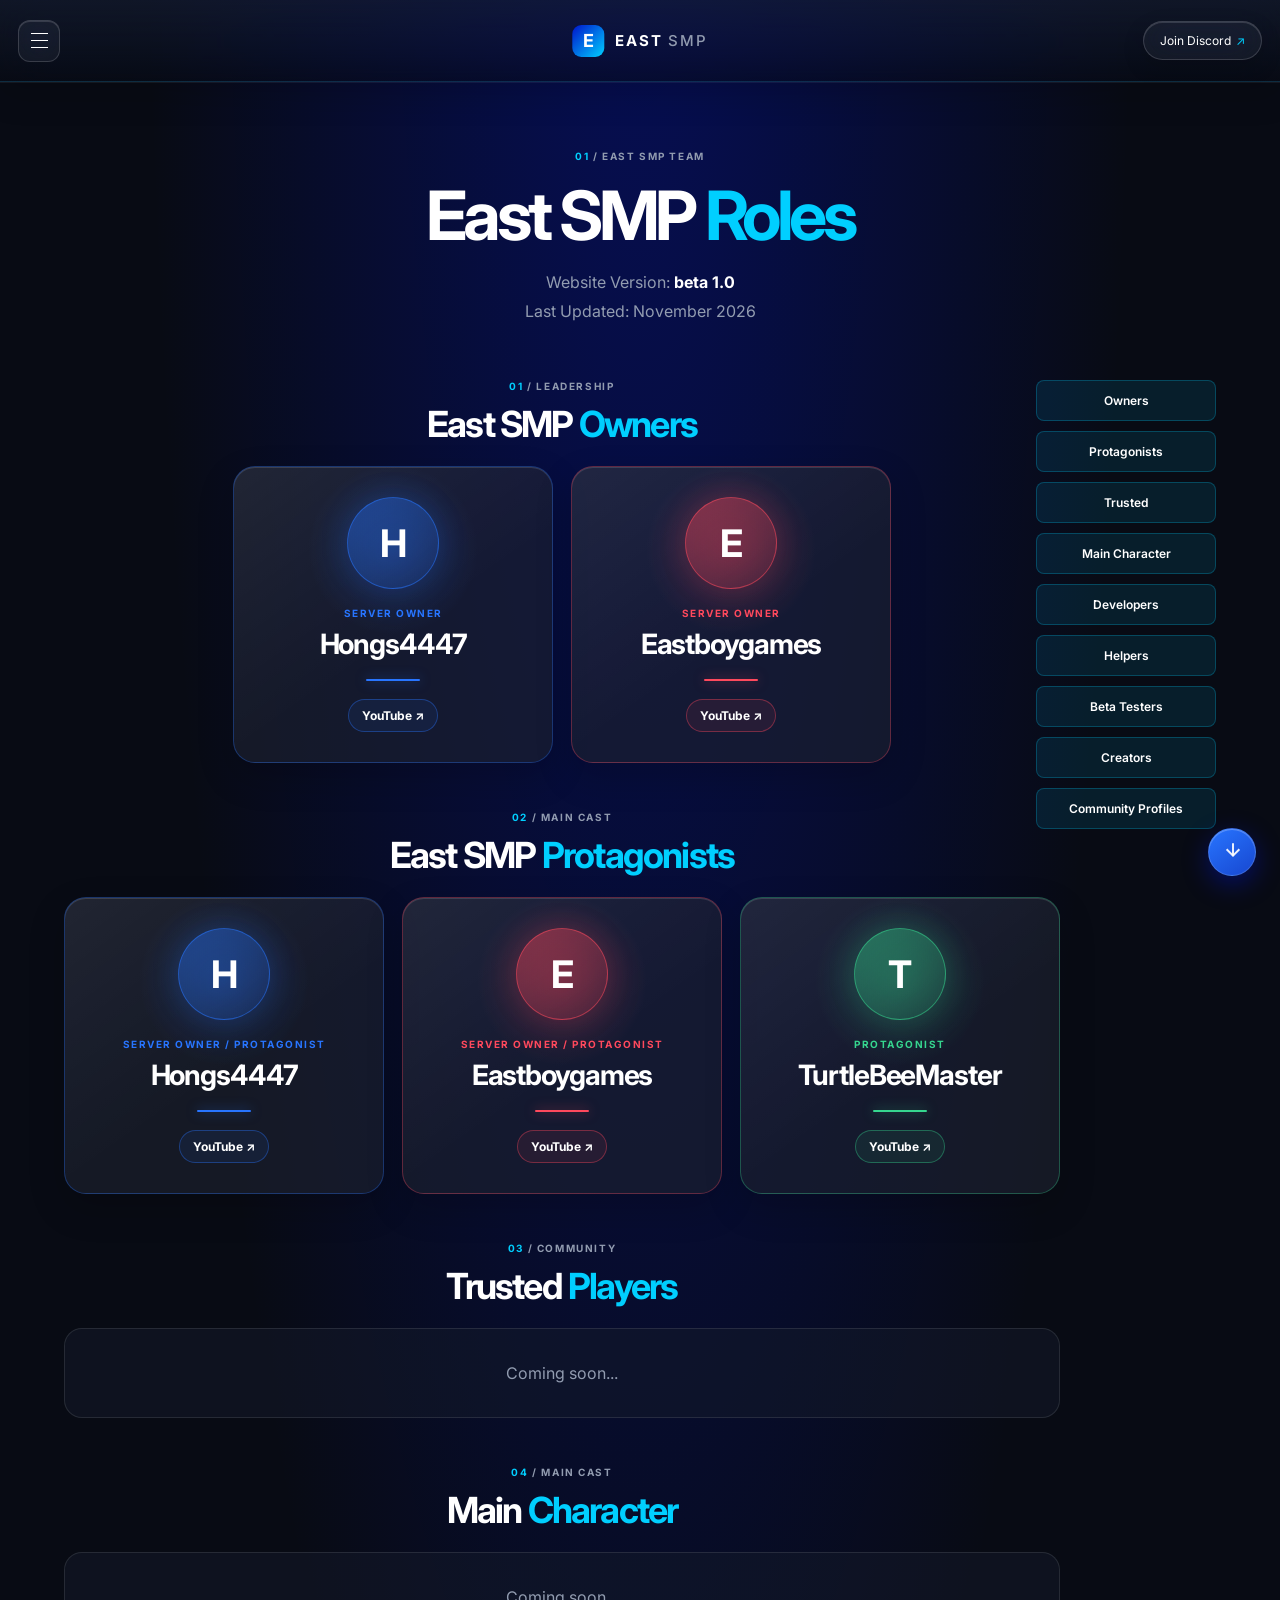
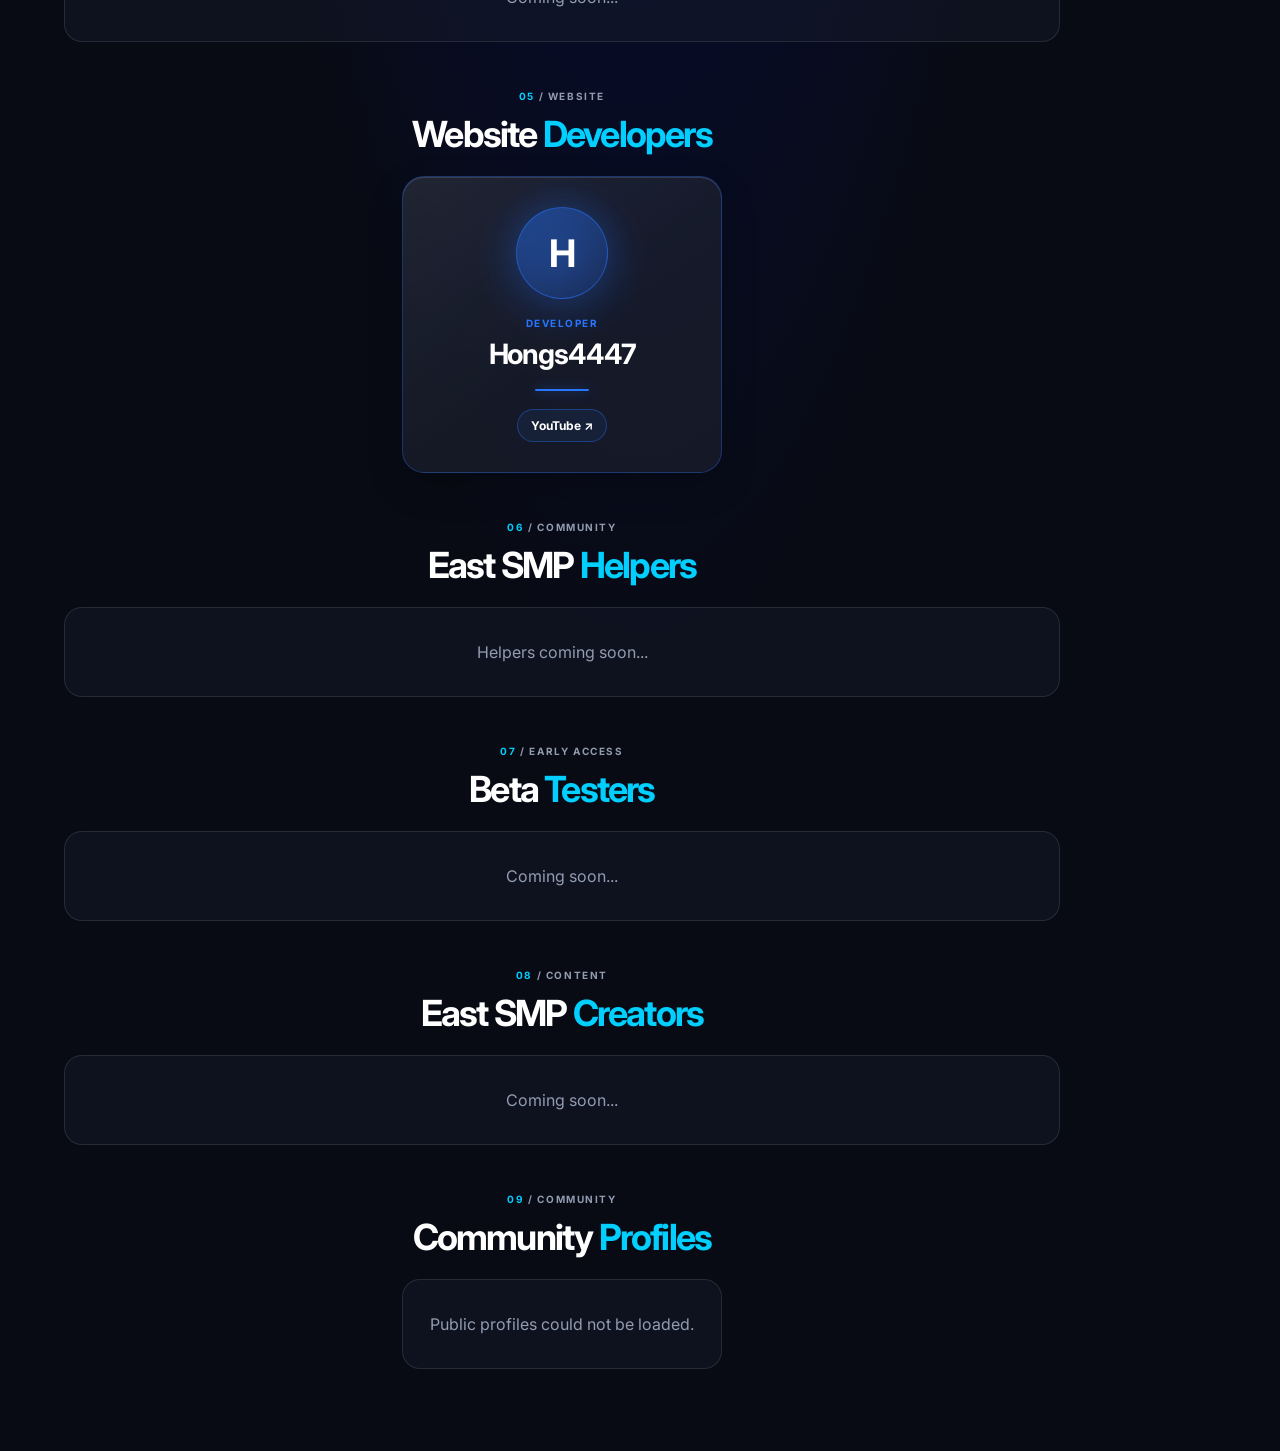
<file: src/roles.html>
<!doctype html>
<html lang="en">
<head>
	<meta charset="utf-8">
	<meta name="viewport" content="width=device-width, initial-scale=1">
	<meta name="theme-color" content="#080B14">
	<meta name="description" content="Meet the East SMP roles and team members.">
	<title>East SMP — Roles</title>
	<link rel="preconnect" href="https://fonts.googleapis.com">
	<link rel="preconnect" href="https://fonts.gstatic.com" crossorigin>
	<link rel="stylesheet" href="https://fonts.googleapis.com/css2?family=Inter:wght@400;500;600;700&display=swap">
	<link rel="stylesheet" href="../styles/styles.css">
	<link rel="stylesheet" href="../styles/navbar.css">
	<link rel="stylesheet" href="../styles/dropdown.css">
	<link rel="stylesheet" href="../styles/roles.css">
	<script src="../functions/navigation.js" defer></script>
	<script src="../functions/dropdown.js" defer></script>
	<script src="../functions/eastsmp.js" defer></script>
	<script src="../functions/player-heads.js" defer></script>
	<script src="../functions/supabase-config.js" defer></script>
	<script src="../functions/community-profiles.js" defer></script>
</head>
<body class="roles-page">
	<header class="site-header">
		<button class="menu-toggle" type="button" aria-expanded="false" aria-controls="site-nav">
			<span class="sr-only">Toggle navigation</span>
			<span></span>
			<span></span>
			<span></span>
		</button>

		<a class="brand" href="index.html#home" aria-label="East SMP home">
			<span class="brand-mark" aria-hidden="true">E</span>
			<span>EAST <span class="brand-light">SMP</span></span>
		</a>

		<a class="top-join" href="https://discord.gg/mrUUjDzKrj" target="_blank" rel="noopener noreferrer">
			Join Discord <span aria-hidden="true">↗</span>
		</a>

		<nav class="site-nav" id="site-nav" aria-label="Main navigation">
			<a href="index.html#home">Home</a>
			<a href="index.html#official-rules">Rules</a>
			<a href="index.html#server-info">Server Info</a>
			<a href="story.html">Story</a>
			<a href="map.html">Map</a>
			<a href="#roles" aria-current="page">Roles</a>
			<a href="applications.html">Applications</a>
			<a href="announcements.html">Announcements</a>
			<a href="events.html">Events</a>
			<a href="voting.html">Voting</a>
			<a href="update.html">Updates</a>
			<a class="nav-join" href="index.html#join">Join the Discord <span aria-hidden="true">↓</span></a>
		</nav>
	</header>

	<details class="server-status-dropdown" data-server-address="n-dal-1.folium.host:25711">
		<summary>
			<span class="status-summary-title">Server Status</span>
			<span class="status-summary-icon" aria-hidden="true"></span>
		</summary>
		<div class="status-panel" aria-live="polite">
			<div class="status-server-state">
				<span class="status-indicator" id="minecraft-status-indicator" aria-hidden="true"></span>
				<strong id="minecraft-status-text">Checking...</strong>
			</div>
			<div class="status-metric">
				<span>Players:</span>
				<strong id="minecraft-player-count">Checking...</strong>
			</div>
			<p class="status-last-checked">Last Checked: <time id="minecraft-last-checked">Checking...</time></p>
			<div class="status-divider"></div>
			<h2 class="status-discord-heading">Discord</h2>
			<div class="status-metric">
				<span>Online Members:</span>
				<strong id="discord-online-count">Checking...</strong>
			</div>
			<div class="status-metric">
				<span>Total Members:</span>
				<strong id="discord-total-count">Checking...</strong>
			</div>
		</div>
	</details>

	<main id="roles">
		<header class="roles-title">
			<p class="section-label"><span>01</span> / EAST SMP TEAM</p>
			<h1>East SMP <span>Roles</span></h1>
			<p>Website Version: <strong>beta 1.0</strong><br>Last Updated: November 2026</p>
		</header>

		<div class="roles-layout">
			<div class="role-sections">
			<section class="role-section" id="owners" aria-labelledby="owners-title">
				<header class="role-section-heading">
					<p class="section-label"><span>01</span> / LEADERSHIP</p>
					<h2 id="owners-title">East SMP <span>Owners</span></h2>
				</header>
				<div class="roles-grid">
					<article class="role-card role-blue">
						<div class="role-avatar player-head" data-minecraft-name="Hongs4447" aria-hidden="true">H</div>
						<p class="role-label">SERVER OWNER</p>
						<h3>Hongs4447</h3>
						<div class="role-line"></div>
						<a class="role-link" href="https://youtube.com/@hongs4447" target="_blank" rel="noopener noreferrer">YouTube <span aria-hidden="true">↗</span></a>
					</article>
					<article class="role-card role-red">
						<div class="role-avatar player-head" data-minecraft-name="Eastboygames" aria-hidden="true">E</div>
						<p class="role-label">SERVER OWNER</p>
						<h3>Eastboygames</h3>
						<div class="role-line"></div>
						<a class="role-link" href="https://youtube.com/@eastboygames" target="_blank" rel="noopener noreferrer">YouTube <span aria-hidden="true">↗</span></a>
					</article>
				</div>
			</section>

			<section class="role-section" id="protagonists" aria-labelledby="protagonists-title">
				<header class="role-section-heading">
					<p class="section-label"><span>02</span> / MAIN CAST</p>
					<h2 id="protagonists-title">East SMP <span>Protagonists</span></h2>
				</header>
				<div class="roles-grid">
					<article class="role-card role-blue">
						<div class="role-avatar player-head" data-minecraft-name="Hongs4447" aria-hidden="true">H</div>
						<p class="role-label">SERVER OWNER / PROTAGONIST</p>
						<h3>Hongs4447</h3>
						<div class="role-line"></div>
						<a class="role-link" href="https://youtube.com/@hongs4447" target="_blank" rel="noopener noreferrer">YouTube <span aria-hidden="true">↗</span></a>
					</article>
					<article class="role-card role-red">
						<div class="role-avatar player-head" data-minecraft-name="Eastboygames" aria-hidden="true">E</div>
						<p class="role-label">SERVER OWNER / PROTAGONIST</p>
						<h3>Eastboygames</h3>
						<div class="role-line"></div>
						<a class="role-link" href="https://youtube.com/@eastboygames" target="_blank" rel="noopener noreferrer">YouTube <span aria-hidden="true">↗</span></a>
					</article>
					<article class="role-card role-green">
						<div class="role-avatar player-head" data-minecraft-name="TurtleBeeMaster" data-minecraft-uuid="638a3bdb00974e05bd99324bdaf1f3a8" data-head-url="https://crafthead.net/avatar/638a3bdb00974e05bd99324bdaf1f3a8" aria-hidden="true">T</div>
						<p class="role-label">PROTAGONIST</p>
						<h3>TurtleBeeMaster</h3>
						<div class="role-line"></div>
						<a class="role-link" href="https://youtube.com/@TurtleBeeMaster" target="_blank" rel="noopener noreferrer">YouTube <span aria-hidden="true">↗</span></a>
					</article>
				</div>
			</section>

			<section class="role-section" id="trusted" aria-labelledby="trusted-title">
				<header class="role-section-heading">
					<p class="section-label"><span>03</span> / COMMUNITY</p>
					<h2 id="trusted-title">Trusted <span>Players</span></h2>
				</header>
				<p class="role-coming-soon">Coming soon...</p>
			</section>

			<section class="role-section" id="main-character" aria-labelledby="main-character-title">
				<header class="role-section-heading">
					<p class="section-label"><span>04</span> / MAIN CAST</p>
					<h2 id="main-character-title">Main <span>Character</span></h2>
				</header>
				<p class="role-coming-soon">Coming soon...</p>
			</section>

			<section class="role-section" id="developers" aria-labelledby="developers-title">
				<header class="role-section-heading">
					<p class="section-label"><span>05</span> / WEBSITE</p>
					<h2 id="developers-title">Website <span>Developers</span></h2>
				</header>
				<div class="roles-grid">
					<article class="role-card role-blue">
						<div class="role-avatar player-head" data-minecraft-name="Hongs4447" aria-hidden="true">H</div>
						<p class="role-label">DEVELOPER</p>
						<h3>Hongs4447</h3>
						<div class="role-line"></div>
						<a class="role-link" href="https://youtube.com/@hongs4447" target="_blank" rel="noopener noreferrer">YouTube <span aria-hidden="true">↗</span></a>
					</article>
				</div>
			</section>

			<section class="role-section" id="helpers" aria-labelledby="helpers-title">
				<header class="role-section-heading">
					<p class="section-label"><span>06</span> / COMMUNITY</p>
					<h2 id="helpers-title">East SMP <span>Helpers</span></h2>
				</header>
				<p class="role-coming-soon">Helpers coming soon...</p>
			</section>

			<section class="role-section" id="beta-testers" aria-labelledby="beta-testers-title">
				<header class="role-section-heading">
					<p class="section-label"><span>07</span> / EARLY ACCESS</p>
					<h2 id="beta-testers-title">Beta <span>Testers</span></h2>
				</header>
				<p class="role-coming-soon">Coming soon...</p>
			</section>

			<section class="role-section" id="creators" aria-labelledby="creators-title">
				<header class="role-section-heading">
					<p class="section-label"><span>08</span> / CONTENT</p>
					<h2 id="creators-title">East SMP <span>Creators</span></h2>
				</header>
				<p class="role-coming-soon">Coming soon...</p>
			</section>

			<section class="role-section" id="community-profiles" aria-labelledby="community-profiles-title">
				<header class="role-section-heading">
					<p class="section-label"><span>09</span> / COMMUNITY</p>
					<h2 id="community-profiles-title">Community <span>Profiles</span></h2>
				</header>
				<div class="roles-grid" id="community-profiles-list" aria-live="polite">
					<p class="role-coming-soon">Loading public profiles...</p>
				</div>
			</section>

			</div>
			<nav class="role-tabs" aria-label="Role categories">
				<a href="#owners">Owners</a>
				<a href="#protagonists">Protagonists</a>
				<a href="#trusted">Trusted</a>
				<a href="#main-character">Main Character</a>
				<a href="#developers">Developers</a>
				<a href="#helpers">Helpers</a>
				<a href="#beta-testers">Beta Testers</a>
				<a href="#creators">Creators</a>
				<a href="#community-profiles">Community Profiles</a>
			</nav>
		</div>
	</main>
</body>
</html>
</file>
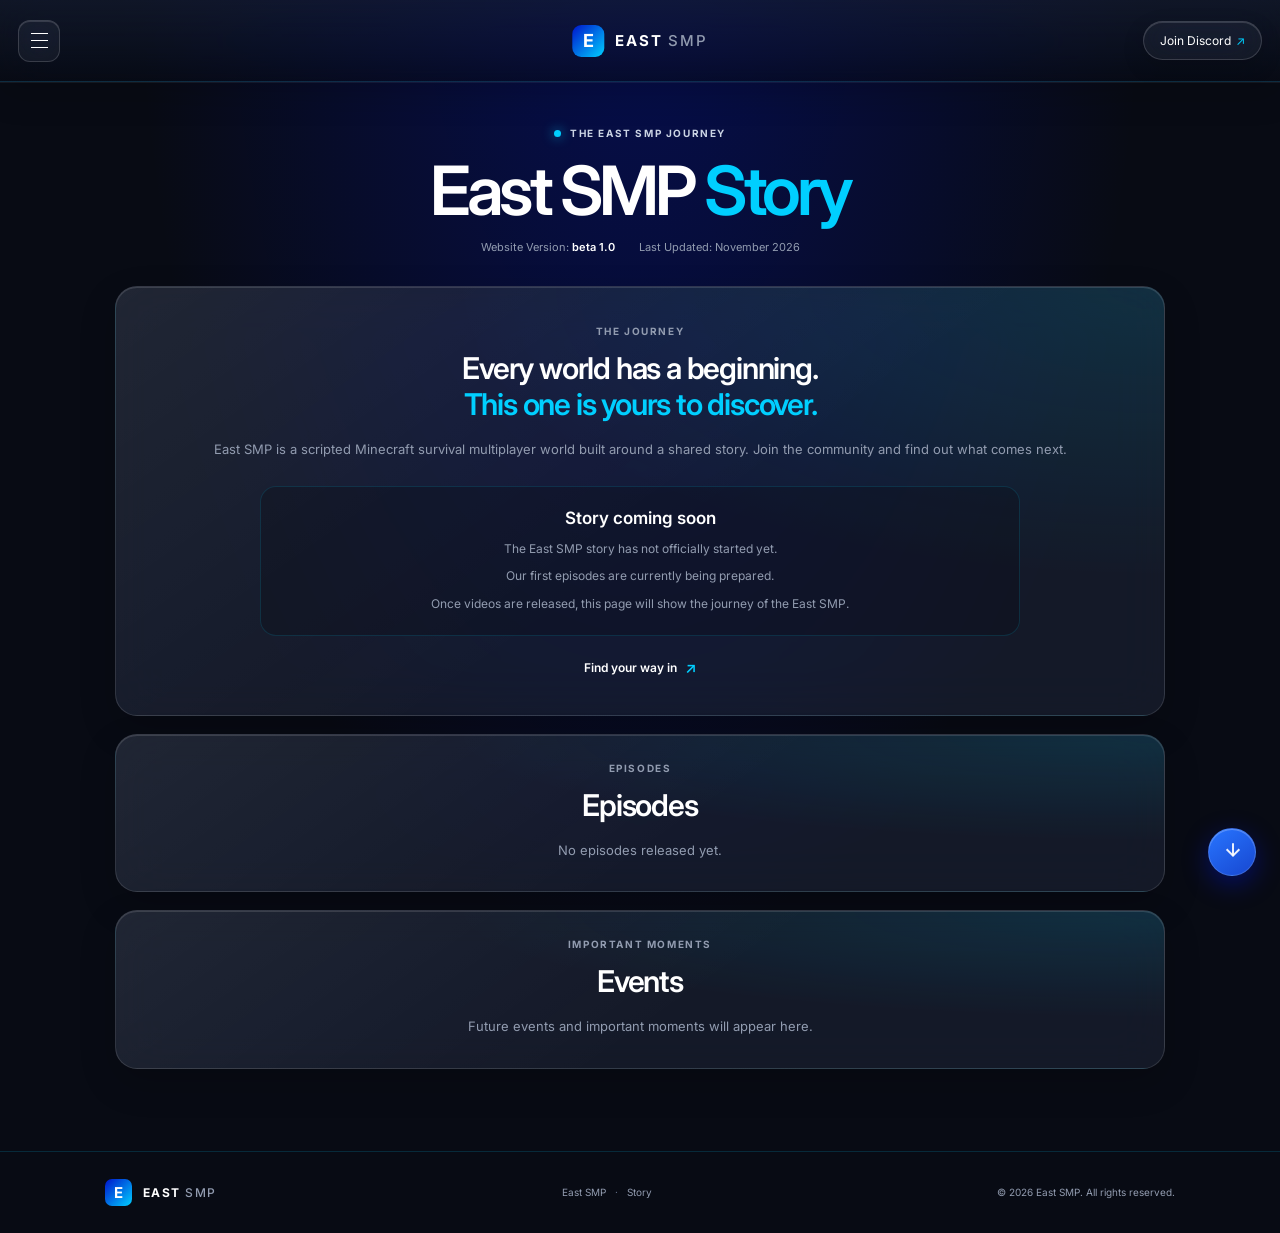
<file: src/story.html>
<!doctype html>
<html lang="en">
<head>
	<meta charset="utf-8">
	<meta name="viewport" content="width=device-width, initial-scale=1">
	<meta name="theme-color" content="#080B14">
	<meta name="description" content="Follow the East SMP story, episodes, and important events.">
	<title>East SMP Story</title>
	<link rel="preconnect" href="https://fonts.googleapis.com">
	<link rel="preconnect" href="https://fonts.gstatic.com" crossorigin>
	<link rel="stylesheet" href="https://fonts.googleapis.com/css2?family=Inter:wght@400;500;600;700&display=swap">
	<link rel="stylesheet" href="../styles/styles.css">
	<link rel="stylesheet" href="../styles/navbar.css">
	<link rel="stylesheet" href="../styles/dropdown.css">
	<link rel="stylesheet" href="../styles/story.css">
	<script src="../functions/navigation.js" defer></script>
	<script src="../functions/dropdown.js" defer></script>
	<script src="../functions/eastsmp.js" defer></script>
</head>
<body class="story-page">
	<header class="site-header">
		<button class="menu-toggle" type="button" aria-expanded="false" aria-controls="site-nav">
			<span class="sr-only">Toggle navigation</span>
			<span></span>
			<span></span>
			<span></span>
		</button>

		<a class="brand" href="index.html#home" aria-label="East SMP home">
			<span class="brand-mark" aria-hidden="true">E</span>
			<span>EAST <span class="brand-light">SMP</span></span>
		</a>

		<a class="top-join" href="https://discord.gg/mrUUjDzKrj" target="_blank" rel="noopener noreferrer">
			Join Discord <span aria-hidden="true">↗</span>
		</a>

		<nav class="site-nav" id="site-nav" aria-label="Main navigation">
			<a href="index.html#home">Home</a>
			<a href="index.html#official-rules">Rules</a>
			<a href="index.html#server-info">Server Info</a>
			<a href="#story" aria-current="page">Story</a>
			<a href="map.html">Map</a>
			<a href="roles.html">Roles</a>
			<a href="applications.html">Applications</a>
			<a href="announcements.html">Announcements</a>
			<a href="events.html">Events</a>
			<a href="voting.html">Voting</a>
			<a href="update.html">Updates</a>
			<a class="nav-join" href="index.html#join">Join the Discord <span aria-hidden="true">↓</span></a>
		</nav>
	</header>

	<details class="server-status-dropdown" data-server-address="n-dal-1.folium.host:25711">
		<summary>
			<span class="status-summary-title">Server Status</span>
			<span class="status-summary-icon" aria-hidden="true"></span>
		</summary>
		<div class="status-panel" aria-live="polite">
			<div class="status-server-state">
				<span class="status-indicator" id="minecraft-status-indicator" aria-hidden="true"></span>
				<strong id="minecraft-status-text">Checking...</strong>
			</div>
			<div class="status-metric">
				<span>Players:</span>
				<strong id="minecraft-player-count">Checking...</strong>
			</div>
			<p class="status-last-checked">Last Checked: <time id="minecraft-last-checked">Checking...</time></p>
			<div class="status-divider"></div>
			<h2 class="status-discord-heading">Discord</h2>
			<div class="status-metric">
				<span>Online Members:</span>
				<strong id="discord-online-count">Checking...</strong>
			</div>
			<div class="status-metric">
				<span>Total Members:</span>
				<strong id="discord-total-count">Checking...</strong>
			</div>
		</div>
	</details>

	<main id="story">
		<section class="story-title section-wrap" aria-labelledby="story-title">
			<p class="eyebrow"><span class="status-dot"></span> THE EAST SMP JOURNEY</p>
			<h1 id="story-title">East SMP <span>Story</span></h1>
			<div class="story-meta">
				<span>Website Version: <strong>beta 1.0</strong></span>
				<span>Last Updated: <time datetime="2026-11">November 2026</time></span>
			</div>
		</section>

		<div class="story-content section-wrap">
			<section class="story-card story-card-intro">
				<p class="section-label">THE JOURNEY</p>
				<h2>Every world has a beginning.<br><span>This one is yours to discover.</span></h2>
				<p>East SMP is a scripted Minecraft survival multiplayer world built around a shared story. Join the community and find out what comes next.</p>
				<div class="story-status">
					<h3>Story coming soon</h3>
					<p>The East SMP story has not officially started yet.</p>
					<p>Our first episodes are currently being prepared.</p>
					<p>Once videos are released, this page will show the journey of the East SMP.</p>
				</div>
				<a class="inline-link" href="https://discord.gg/mrUUjDzKrj" target="_blank" rel="noopener noreferrer">
					Find your way in <span aria-hidden="true">↗</span>
				</a>
			</section>

			<section class="story-card story-card-episodes">
				<p class="section-label">EPISODES</p>
				<h2>Episodes</h2>
				<p>No episodes released yet.</p>
			</section>
			<section class="story-card story-card-events">
				<p class="section-label">IMPORTANT MOMENTS</p>
				<h2>Events</h2>
				<p>Future events and important moments will appear here.</p>
			</section>
		</div>
	</main>

	<footer class="site-footer">
		<a class="brand footer-brand" href="index.html#home">
			<span class="brand-mark" aria-hidden="true">E</span>
			<span>EAST <span class="brand-light">SMP</span></span>
		</a>
		<p>East SMP <span class="footer-divider">·</span> Story</p>
		<p>© <span id="copyright-year">2026</span> East SMP. All rights reserved.</p>
	</footer>
</body>
</html>
</file>
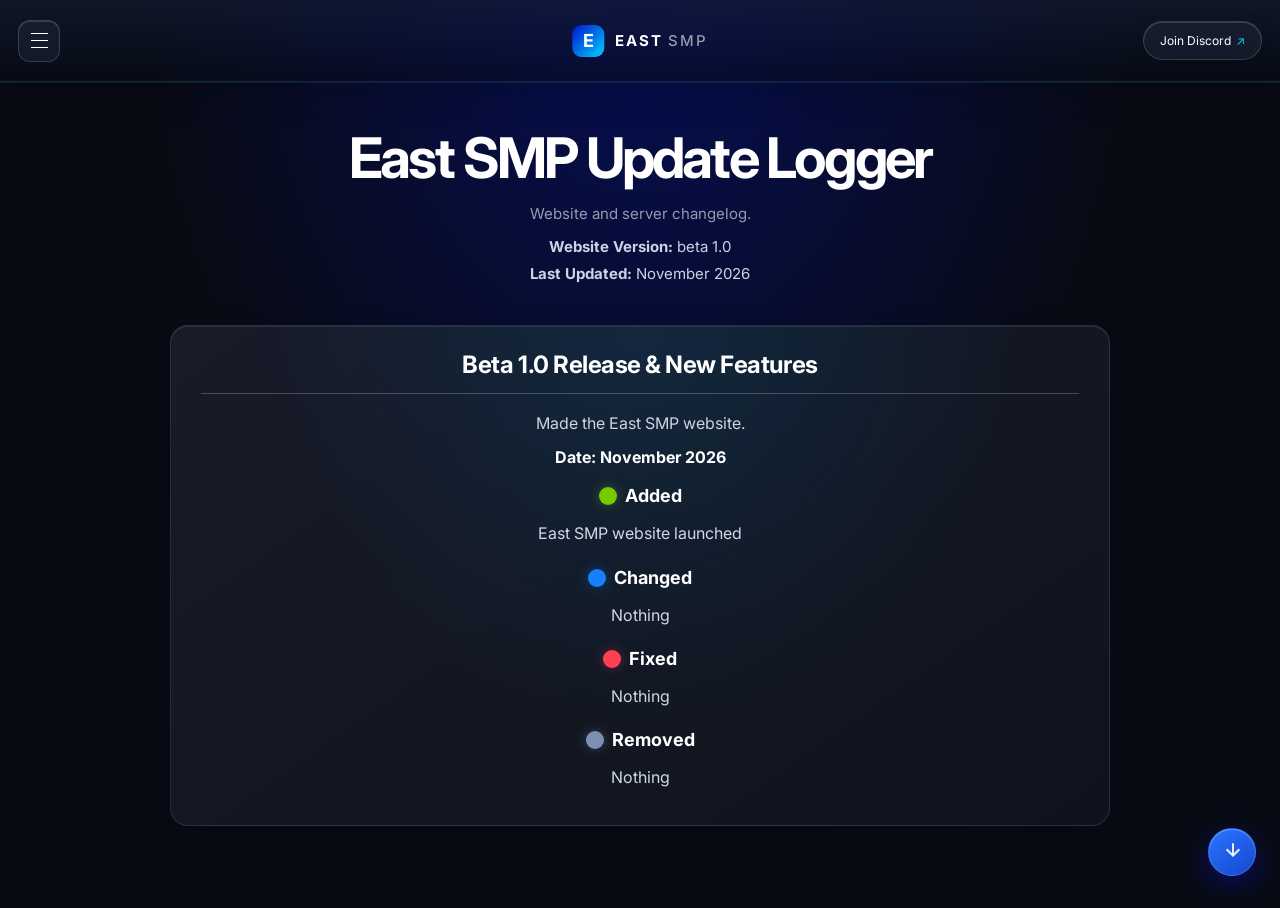
<file: src/update.html>
<!doctype html>
<html lang="en">
<head>
	<meta charset="utf-8">
	<meta name="viewport" content="width=device-width, initial-scale=1">
	<meta name="theme-color" content="#080B14">
	<meta name="description" content="Website and server changelog for East SMP.">
	<title>East SMP — Update Logger</title>
	<link rel="preconnect" href="https://fonts.googleapis.com">
	<link rel="preconnect" href="https://fonts.gstatic.com" crossorigin>
	<link rel="stylesheet" href="https://fonts.googleapis.com/css2?family=Inter:wght@400;500;600;700&display=swap">
	<link rel="stylesheet" href="../styles/styles.css">
	<link rel="stylesheet" href="../styles/navbar.css">
	<link rel="stylesheet" href="../styles/dropdown.css">
	<link rel="stylesheet" href="../styles/update.css">
	<script src="../functions/navigation.js" defer></script>
	<script src="../functions/dropdown.js" defer></script>
	<script src="../functions/eastsmp.js" defer></script>
</head>
<body class="update-page">
	<header class="site-header">
		<button class="menu-toggle" type="button" aria-expanded="false" aria-controls="site-nav">
			<span class="sr-only">Toggle navigation</span>
			<span></span>
			<span></span>
			<span></span>
		</button>

		<a class="brand" href="index.html#home" aria-label="East SMP home">
			<span class="brand-mark" aria-hidden="true">E</span>
			<span>EAST <span class="brand-light">SMP</span></span>
		</a>

		<a class="top-join" href="https://discord.gg/mrUUjDzKrj" target="_blank" rel="noopener noreferrer">
			Join Discord <span aria-hidden="true">↗</span>
		</a>

		<nav class="site-nav" id="site-nav" aria-label="Main navigation">
			<a href="index.html#home">Home</a>
			<a href="index.html#official-rules">Rules</a>
			<a href="index.html#server-info">Server Info</a>
			<a href="story.html">Story</a>
			<a href="map.html">Map</a>
			<a href="roles.html">Roles</a>
			<a href="applications.html">Applications</a>
			<a href="announcements.html">Announcements</a>
			<a href="events.html">Events</a>
			<a href="voting.html">Voting</a>
			<a href="#updates" aria-current="page">Updates</a>
			<a class="nav-join" href="index.html#join">Join the Discord <span aria-hidden="true">↓</span></a>
		</nav>
	</header>

	<details class="server-status-dropdown" data-server-address="n-dal-1.folium.host:25711">
		<summary>
			<span class="status-summary-title">Server Status</span>
			<span class="status-summary-icon" aria-hidden="true"></span>
		</summary>
		<div class="status-panel" aria-live="polite">
			<div class="status-server-state">
				<span class="status-indicator" id="minecraft-status-indicator" aria-hidden="true"></span>
				<strong id="minecraft-status-text">Checking...</strong>
			</div>
			<div class="status-metric">
				<span>Players:</span>
				<strong id="minecraft-player-count">Checking...</strong>
			</div>
			<p class="status-last-checked">Last Checked: <time id="minecraft-last-checked">Checking...</time></p>
			<div class="status-divider"></div>
			<h2 class="status-discord-heading">Discord</h2>
			<div class="status-metric">
				<span>Online Members:</span>
				<strong id="discord-online-count">Checking...</strong>
			</div>
			<div class="status-metric">
				<span>Total Members:</span>
				<strong id="discord-total-count">Checking...</strong>
			</div>
		</div>
	</details>

	<main id="updates">
		<header class="update-title">
			<h1>East SMP Update Logger</h1>
			<p>Website and server changelog.</p>
			<p class="update-meta"><strong>Website Version:</strong> beta 1.0<br><strong>Last Updated:</strong> November 2026</p>
		</header>

		<div class="update-content">
			<article class="update-entry">
				<h2>Beta 1.0 Release &amp; New Features</h2>
				<p class="update-summary">Made the East SMP website.</p>
				<p class="update-date">Date: November 2026</p>

				<h3 class="change-category change-category-added">Added</h3>
				<ul class="change-list">
					<li>East SMP website launched</li>
					
				</ul>

				<h3 class="change-category change-category-changed">Changed</h3>
				<ul class="change-list">
					<li>Nothing</li>
				</ul>

				<h3 class="change-category change-category-fixed">Fixed</h3>
				<ul class="change-list">
					<li>Nothing</li>
				</ul>

				<h3 class="change-category change-category-removed">Removed</h3>
				<ul class="change-list">
					<li>Nothing</li>
				</ul>
			</article>
		</div>
	</main>
</body>
</html>
</file>
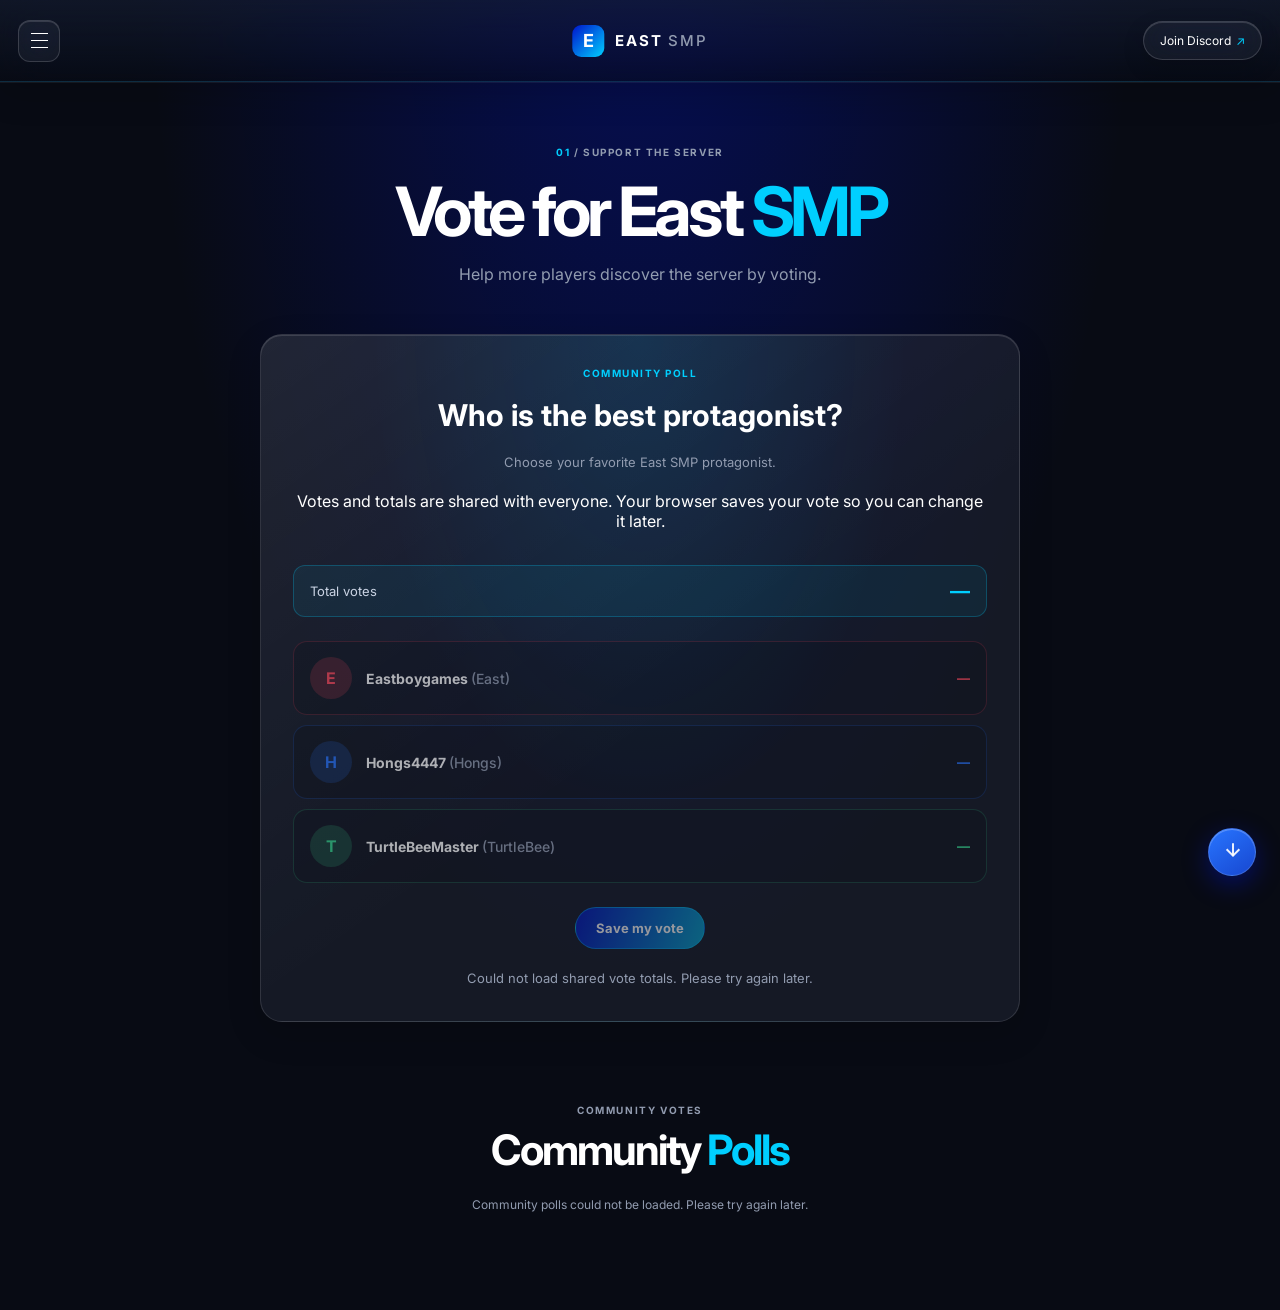
<file: src/voting.html>
<!doctype html>
<html lang="en">
<head>
	<meta charset="utf-8">
	<meta name="viewport" content="width=device-width, initial-scale=1">
	<meta name="theme-color" content="#080B14">
	<meta name="description" content="Vote for East SMP and support the server.">
	<title>East SMP — Voting</title>
	<link rel="preconnect" href="https://fonts.googleapis.com">
	<link rel="preconnect" href="https://fonts.gstatic.com" crossorigin>
	<link rel="stylesheet" href="https://fonts.googleapis.com/css2?family=Inter:wght@400;500;600;700&display=swap">
	<link rel="stylesheet" href="../styles/styles.css">
	<link rel="stylesheet" href="../styles/navbar.css">
	<link rel="stylesheet" href="../styles/dropdown.css">
	<link rel="stylesheet" href="../styles/voting.css">
	<script src="../functions/navigation.js" defer></script>
	<script src="../functions/dropdown.js" defer></script>
	<script src="../functions/eastsmp.js" defer></script>
	<script src="../functions/player-heads.js" defer></script>
	<script src="../functions/supabase-config.js" defer></script>
	<script src="../functions/voting.js" defer></script>
	<script src="../functions/community-polls.js" defer></script>
</head>
<body class="voting-page">
	<header class="site-header">
		<button class="menu-toggle" type="button" aria-expanded="false" aria-controls="site-nav">
			<span class="sr-only">Toggle navigation</span>
			<span></span>
			<span></span>
			<span></span>
		</button>

		<a class="brand" href="index.html#home" aria-label="East SMP home">
			<span class="brand-mark" aria-hidden="true">E</span>
			<span>EAST <span class="brand-light">SMP</span></span>
		</a>

		<a class="top-join" href="https://discord.gg/mrUUjDzKrj" target="_blank" rel="noopener noreferrer">
			Join Discord <span aria-hidden="true">↗</span>
		</a>

		<nav class="site-nav" id="site-nav" aria-label="Main navigation">
			<a href="index.html#home">Home</a>
			<a href="index.html#official-rules">Rules</a>
			<a href="index.html#server-info">Server Info</a>
			<a href="story.html">Story</a>
			<a href="map.html">Map</a>
			<a href="roles.html">Roles</a>
			<a href="applications.html">Applications</a>
			<a href="announcements.html">Announcements</a>
			<a href="events.html">Events</a>
			<a href="#voting" aria-current="page">Voting</a>
			<a href="update.html">Updates</a>
			<a class="nav-join" href="index.html#join">Join the Discord <span aria-hidden="true">↓</span></a>
		</nav>
	</header>

	<details class="server-status-dropdown" data-server-address="n-dal-1.folium.host:25711">
		<summary>
			<span class="status-summary-title">Server Status</span>
			<span class="status-summary-icon" aria-hidden="true"></span>
		</summary>
		<div class="status-panel" aria-live="polite">
			<div class="status-server-state">
				<span class="status-indicator" id="minecraft-status-indicator" aria-hidden="true"></span>
				<strong id="minecraft-status-text">Checking...</strong>
			</div>
			<div class="status-metric">
				<span>Players:</span>
				<strong id="minecraft-player-count">Checking...</strong>
			</div>
			<p class="status-last-checked">Last Checked: <time id="minecraft-last-checked">Checking...</time></p>
			<div class="status-divider"></div>
			<h2 class="status-discord-heading">Discord</h2>
			<div class="status-metric">
				<span>Online Members:</span>
				<strong id="discord-online-count">Checking...</strong>
			</div>
			<div class="status-metric">
				<span>Total Members:</span>
				<strong id="discord-total-count">Checking...</strong>
			</div>
		</div>
	</details>

	<main id="voting">
		<header class="voting-title">
			<p class="section-label"><span>01</span> / SUPPORT THE SERVER</p>
			<h1>Vote for East <span>SMP</span></h1>
			<p>Help more players discover the server by voting.</p>
		</header>

		<section class="voting-content" aria-label="East SMP voting links">
			<form class="protagonist-poll" id="protagonist-vote-form">
				<p class="poll-label">COMMUNITY POLL</p>
				<h2>Who is the best protagonist?</h2>
				<p class="poll-description">Choose your favorite East SMP protagonist.</p>
				<p class="poll-scope">Votes and totals are shared with everyone. Your browser saves your vote so you can change it later.</p>
				<div class="poll-total">
					<span>Total votes</span>
					<strong id="total-votes" aria-live="polite">—</strong>
				</div>

				<div class="vote-options">
					<label class="vote-option vote-red">
						<input type="radio" name="protagonist" value="east" required disabled>
						<span class="vote-option-content">
							<span class="vote-avatar player-head" data-minecraft-name="Eastboygames" aria-hidden="true">E</span>
							<span class="vote-name">Eastboygames <span>(East)</span></span>
							<span class="vote-count" id="vote-count-east">—</span>
						</span>
					</label>

					<label class="vote-option vote-blue">
						<input type="radio" name="protagonist" value="hongs" required disabled>
						<span class="vote-option-content">
							<span class="vote-avatar player-head" data-minecraft-name="Hongs4447" aria-hidden="true">H</span>
							<span class="vote-name">Hongs4447 <span>(Hongs)</span></span>
							<span class="vote-count" id="vote-count-hongs">—</span>
						</span>
					</label>

					<label class="vote-option vote-green">
						<input type="radio" name="protagonist" value="turtlebee" required disabled>
						<span class="vote-option-content">
							<span class="vote-avatar player-head" data-minecraft-name="TurtleBeeMaster" data-minecraft-uuid="638a3bdb00974e05bd99324bdaf1f3a8" data-head-url="https://crafthead.net/avatar/638a3bdb00974e05bd99324bdaf1f3a8" aria-hidden="true">T</span>
							<span class="vote-name">TurtleBeeMaster <span>(TurtleBee)</span></span>
							<span class="vote-count" id="vote-count-turtlebee">—</span>
						</span>
					</label>
				</div>

				<button class="vote-submit" type="submit" disabled>Save my vote</button>
				<p class="vote-status" id="vote-status" role="status" aria-live="polite">Shared voting is loading...</p>
			</form>
		</section>

		<section class="community-polls-section" aria-labelledby="community-polls-heading">
			<header class="community-polls-heading">
				<p class="section-label">COMMUNITY VOTES</p>
				<h2 id="community-polls-heading">Community <span>Polls</span></h2>
			</header>
			<div id="community-polls" class="community-polls-list" aria-live="polite">
				<p class="community-polls-status">Loading community polls...</p>
			</div>
		</section>
	</main>
</body>
</html>
</file>
<file: styles/styles.css>
:root {
	--background: #080b14;
	--text: #ffffff;
	--muted: #929cb0;
	--electric-blue: #0014cc;
	--accent: #00cfff;
	--accent-dark: #0014cc;
	--line: rgba(0, 207, 255, 0.16);
	--glass-edge: rgba(255, 255, 255, 0.16);
	--font-body: 'Inter', sans-serif;
	--font-display: 'Inter', sans-serif;
}

* {
	box-sizing: border-box;
}

html {
	scroll-behavior: smooth;
}

body {
	margin: 0;
	background: var(--background);
	color: var(--text);
	font-family: var(--font-body);
	-webkit-font-smoothing: antialiased;
}

a {
	color: inherit;
	text-decoration: none;
}

button,
a {
	-webkit-tap-highlight-color: transparent;
}

a:focus-visible,
button:focus-visible {
	outline: 2px solid var(--accent);
	outline-offset: 4px;
}

.brand {
	display: inline-flex;
	align-items: center;
	gap: 11px;
	font-family: var(--font-display);
	font-size: 15px;
	font-weight: 700;
	letter-spacing: 0.12em;
}

.brand-mark {
	display: grid;
	width: 32px;
	height: 32px;
	place-items: center;
	border-radius: 9px;
	background: linear-gradient(135deg, var(--electric-blue), var(--accent));
	color: var(--text);
	font-size: 18px;
	letter-spacing: 0;
}

.brand-light {
	color: var(--muted);
	font-weight: 500;
}

.text-link:hover,
.inline-link:hover {
	color: var(--accent);
}

.hero {
	position: relative;
	display: grid;
	min-height: 640px;
	grid-template-columns: 1fr 1fr;
	align-items: center;
	overflow: hidden;
	padding: 56px 8.2% 76px;
	background:
		radial-gradient(ellipse at 82% 55%, rgba(0, 20, 204, 0.28), transparent 36%),
		var(--background);
}

.hero-copy {
	position: relative;
	z-index: 2;
	max-width: 520px;
	padding-bottom: 22px;
}

.eyebrow,
.section-label {
	font-size: 10px;
	font-weight: 700;
	letter-spacing: 0.16em;
	text-transform: uppercase;
}

.eyebrow {
	display: flex;
	align-items: center;
	gap: 9px;
	margin: 0 0 25px;
	color: #cbd4e4;
}

.status-dot {
	width: 7px;
	height: 7px;
	border-radius: 50%;
	background: var(--accent);
	box-shadow: 0 0 12px rgba(0, 207, 255, 0.75);
}

h1,
h2,
h3,
p {
	margin-top: 0;
}

.hero h1 {
	margin-bottom: 19px;
	font-family: var(--font-display);
	font-size: clamp(58px, 7vw, 88px);
	font-weight: 600;
	letter-spacing: -0.075em;
	line-height: 0.98;
}

.hero h1 span,
.join-section h2 span {
	color: var(--accent);
}

.hero-description {
	max-width: 400px;
	margin-bottom: 29px;
	color: var(--muted);
	font-size: 15px;
	line-height: 1.8;
}

.hero-actions {
	display: flex;
	align-items: center;
	gap: 26px;
}

.button {
	position: relative;
	display: inline-flex;
	min-height: 47px;
	align-items: center;
	justify-content: center;
	gap: 14px;
	padding: 0 18px;
	border: 1px solid rgba(255, 255, 255, 0.2);
	border-radius: 999px;
	backdrop-filter: blur(18px) saturate(165%);
	font-size: 12px;
	font-weight: 700;
	transition: transform 180ms ease, background 180ms ease, box-shadow 180ms ease, border-color 180ms ease;
}

.button:hover {
	transform: translateY(-2px);
}

.button-primary {
	border-color: rgba(166, 244, 255, 0.48);
	background:
		linear-gradient(180deg, rgba(255, 255, 255, 0.22), rgba(255, 255, 255, 0) 62%),
		linear-gradient(110deg, rgba(0, 20, 204, 0.94), rgba(0, 107, 223, 0.86) 52%, rgba(0, 207, 255, 0.8));
	color: #ffffff;
	box-shadow: inset 0 1px 0 rgba(255, 255, 255, 0.35), inset 0 -1px 0 rgba(0, 0, 0, 0.2), 0 8px 28px rgba(0, 88, 220, 0.28);
}

.button-primary:hover {
	border-color: rgba(197, 250, 255, 0.72);
	background:
		linear-gradient(180deg, rgba(255, 255, 255, 0.3), rgba(255, 255, 255, 0) 62%),
		linear-gradient(110deg, #1734ee, #0088f0 52%, #48e1ff);
	box-shadow: inset 0 1px 0 rgba(255, 255, 255, 0.42), 0 12px 34px rgba(0, 142, 255, 0.36);
}

.button span,
.inline-link span {
	font-size: 15px;
}

.text-link,
.inline-link {
	font-size: 12px;
	font-weight: 600;
	transition: color 160ms ease;
}

.text-link span {
	margin-left: 6px;
	color: var(--accent);
}

.world-note {
	display: flex;
	align-items: center;
	gap: 12px;
	margin-top: 55px;
	color: var(--muted);
	font-size: 10px;
	line-height: 1.7;
}

.world-note strong {
	color: var(--text);
	font-size: 11px;
}

.world-note-icon {
	display: grid;
	width: 34px;
	height: 34px;
	place-items: center;
	border: 1px solid var(--glass-edge);
	border-radius: 50%;
	background: linear-gradient(145deg, rgba(255, 255, 255, 0.1), rgba(255, 255, 255, 0.015));
	color: var(--accent);
	font-size: 16px;
	backdrop-filter: blur(14px) saturate(160%);
	box-shadow: inset 0 1px 0 rgba(255, 255, 255, 0.16), 0 6px 18px rgba(0, 0, 0, 0.18);
}

.hero-art {
	position: relative;
	width: min(100%, 530px);
	height: 420px;
	justify-self: end;
	overflow: hidden;
	border: 1px solid rgba(0, 207, 255, 0.22);
	border-radius: 22px;
	background:
		linear-gradient(145deg, rgba(255, 255, 255, 0.09), transparent 42%),
		radial-gradient(ellipse at 48% 76%, rgba(0, 207, 255, 0.18), transparent 32%),
		linear-gradient(180deg, #0b1530 0%, #101d3a 46%, #101a35 100%);
	backdrop-filter: blur(14px) saturate(145%);
	box-shadow: inset 0 1px 0 rgba(255, 255, 255, 0.18), inset 0 0 70px rgba(0, 207, 255, 0.045), 0 34px 90px rgba(0, 0, 0, 0.36), 0 0 45px rgba(0, 20, 204, 0.14);
}

.hero-art::before,
.hero-art::after {
	position: absolute;
	top: 0;
	bottom: 0;
	width: 1px;
	background: rgba(178, 224, 255, 0.08);
	content: '';
}

.hero-art::before {
	left: 33%;
}

.hero-art::after {
	right: 33%;
}

.sun {
	position: absolute;
	top: 67px;
	right: 93px;
	width: 70px;
	height: 70px;
	border-radius: 50%;
	background: #00cfff;
	box-shadow: 0 0 80px rgba(0, 207, 255, 0.42);
}

.moon {
	position: absolute;
	top: 42px;
	left: 65px;
	width: 3px;
	height: 3px;
	border-radius: 50%;
	background: #d7f5ff;
	box-shadow: 67px 41px #d7f5ff, 117px -3px rgba(215, 245, 255, 0.65), 194px 48px #d7f5ff,
		278px 5px rgba(215, 245, 255, 0.65), 342px 62px #d7f5ff, 391px 28px rgba(215, 245, 255, 0.8),
		226px 101px rgba(215, 245, 255, 0.7), 24px 109px rgba(215, 245, 255, 0.7);
}

.mountain {
	position: absolute;
	right: -9%;
	bottom: 59px;
	left: -8%;
	height: 210px;
	background: #101b37;
	clip-path: polygon(0 76%, 13% 41%, 24% 64%, 40% 15%, 57% 62%, 70% 31%, 82% 60%, 93% 25%, 100% 50%, 100% 100%, 0 100%);
}

.mountain-front {
	bottom: 43px;
	height: 170px;
	background: #17264b;
	clip-path: polygon(0 45%, 14% 73%, 31% 29%, 48% 72%, 62% 41%, 77% 81%, 89% 46%, 100% 64%, 100% 100%, 0 100%);
}

.block {
	position: absolute;
	z-index: 1;
	width: 72px;
	height: 72px;
	transform: rotate(45deg);
	border: 1px solid rgba(0, 207, 255, 0.28);
	background: linear-gradient(135deg, rgba(0, 20, 204, 0.36), rgba(0, 207, 255, 0.16));
	box-shadow: 12px 12px 0 rgba(3, 8, 22, 0.3), 0 0 28px rgba(0, 20, 204, 0.12);
}

.block span {
	position: absolute;
	top: 50%;
	left: 50%;
	width: 10px;
	height: 10px;
	transform: translate(-50%, -50%);
	border: 1px solid rgba(0, 207, 255, 0.65);
	background: rgba(0, 207, 255, 0.18);
}

.block-one {
	top: 111px;
	left: 133px;
}

.block-two {
	top: 202px;
	right: 100px;
	width: 49px;
	height: 49px;
	opacity: 0.78;
}

.block-three {
	bottom: 93px;
	left: 73px;
	width: 38px;
	height: 38px;
}

.block-four {
	right: 184px;
	bottom: 91px;
	width: 25px;
	height: 25px;
	opacity: 0.7;
}

.art-caption {
	position: absolute;
	z-index: 2;
	right: 23px;
	bottom: 20px;
	display: flex;
	align-items: center;
	gap: 9px;
	color: rgba(233, 245, 255, 0.8);
	font-size: 8px;
	font-weight: 700;
	letter-spacing: 0.12em;
}

.art-caption span {
	width: 5px;
	height: 5px;
	border-radius: 50%;
	background: var(--accent);
}

.hero-index {
	position: absolute;
	right: 8.2%;
	bottom: 26px;
	display: flex;
	align-items: center;
	gap: 10px;
	color: var(--muted);
	font-size: 9px;
	letter-spacing: 0.14em;
}

.hero-index span {
	width: 32px;
	height: 1px;
	background: var(--accent-dark);
}

.section-wrap {
	padding-right: 14%;
	padding-left: 14%;
}

.section-label {
	color: #929cb0;
}

.section-label span {
	color: var(--accent);
}

.server-overview {
	padding-top: 42px;
	padding-bottom: 78px;
	border-bottom: 1px solid var(--line);
}

.overview-grid {
	display: grid;
	grid-template-columns: repeat(3, minmax(0, 1fr));
	gap: 16px;
}

.overview-card {
	--card-accent: 0, 207, 255;
	position: relative;
	display: flex;
	min-height: 270px;
	flex-direction: column;
	align-items: flex-start;
	overflow: hidden;
	padding: 25px;
	border: 1px solid rgba(var(--card-accent), 0.22);
	border-radius: 22px;
	background:
		radial-gradient(ellipse at 100% 0, rgba(var(--card-accent), 0.14), transparent 48%),
		linear-gradient(145deg, rgba(255, 255, 255, 0.075), rgba(255, 255, 255, 0.018) 56%),
		rgba(21, 27, 43, 0.62);
	backdrop-filter: blur(26px) saturate(170%);
	box-shadow: inset 0 1px 0 rgba(255, 255, 255, 0.13), 0 12px 34px rgba(0, 0, 0, 0.16);
}

.server-info-card {
	--card-accent: 38, 121, 255;
}

.features-card {
	--card-accent: 0, 207, 255;
}

.events-card {
	--card-accent: 126, 133, 255;
}

.rules-section {
	padding-top: 78px;
	padding-bottom: 78px;
	border-bottom: 1px solid var(--line);
}

.rules-heading {
	margin-bottom: 28px;
	text-align: center;
}

.rules-heading h2 {
	margin: 10px 0 0;
	font-size: clamp(34px, 5vw, 52px);
	letter-spacing: -0.055em;
}

.rules-heading h2 span {
	color: var(--accent);
}

.rules-grid {
	display: grid;
	grid-template-columns: minmax(0, 1.35fr) minmax(280px, 0.65fr);
	gap: 16px;
}

.rules-card {
	padding: 28px;
	border: 1px solid rgba(255, 255, 255, 0.12);
	border-radius: 22px;
	background:
		radial-gradient(ellipse at 100% 0, rgba(0, 207, 255, 0.11), transparent 48%),
		linear-gradient(145deg, rgba(255, 255, 255, 0.075), rgba(255, 255, 255, 0.018) 56%),
		rgba(21, 27, 43, 0.62);
	box-shadow: inset 0 1px 0 rgba(255, 255, 255, 0.13), 0 12px 34px rgba(0, 0, 0, 0.16);
}

.rules-card h3 {
	margin: 0 0 12px;
	font-size: 21px;
}

.rules-card > p {
	color: var(--muted);
	line-height: 1.7;
}

.rules-links {
	display: flex;
	flex-wrap: wrap;
	gap: 8px;
	margin: 18px 0;
}

.rules-links a {
	padding: 8px 11px;
	border: 1px solid rgba(0, 207, 255, 0.22);
	border-radius: 999px;
	background: rgba(0, 207, 255, 0.055);
	font-size: 11px;
}

.rules-links a:hover {
	border-color: rgba(0, 207, 255, 0.48);
	color: var(--accent);
}

.official-rules-list,
.recording-rules {
	margin: 0;
	padding-left: 21px;
	color: #cbd4e4;
	font-size: 13px;
	line-height: 1.75;
}

.official-rules-list li,
.recording-rules li {
	margin-bottom: 7px;
}

.recording-card {
	align-self: start;
}

.recording-rules {
	margin: 16px 0;
	list-style: none;
	padding-left: 0;
}

.server-info-section {
	padding-top: 78px;
	padding-bottom: 78px;
	border-bottom: 1px solid var(--line);
}

.server-editions-grid {
	display: grid;
	grid-template-columns: repeat(2, minmax(0, 1fr));
	gap: 16px;
}

.java-edition-card {
	--card-accent: 38, 121, 255;
}

.bedrock-edition-card {
	--card-accent: 126, 133, 255;
}

.edition-status {
	margin: 18px 0 8px;
	color: var(--accent) !important;
	font-size: 24px;
	font-weight: 700;
}

.overview-label {
	margin-bottom: 18px;
	color: rgba(var(--card-accent), 0.9);
	font-size: 9px;
	font-weight: 700;
	letter-spacing: 0.15em;
}

.overview-card h2 {
	margin-bottom: 23px;
	font-family: var(--font-display);
	font-size: 21px;
	font-weight: 600;
	letter-spacing: -0.045em;
}

.server-fact {
	width: 100%;
	margin-bottom: 17px;
}

.server-fact > span {
	display: block;
	margin-bottom: 7px;
	color: var(--muted);
	font-size: 9px;
	font-weight: 700;
	letter-spacing: 0.12em;
}

.server-fact > strong,
.server-ip-row code {
	color: var(--text);
	font-family: var(--font-body);
	font-size: 13px;
	font-weight: 600;
}

.server-ip-row {
	display: flex;
	align-items: center;
	justify-content: space-between;
	gap: 8px;
}

.copy-ip-button {
	flex: 0 0 auto;
	padding: 7px 11px;
	border: 1px solid rgba(var(--card-accent), 0.42);
	border-radius: 999px;
	background: rgba(var(--card-accent), 0.16);
	color: var(--text);
	font: 600 10px var(--font-body);
	cursor: pointer;
	transition: background 180ms ease, border-color 180ms ease, transform 180ms ease;
}

.copy-ip-button:hover {
	transform: translateY(-1px);
	border-color: rgba(var(--card-accent), 0.72);
	background: rgba(var(--card-accent), 0.26);
}

.copy-status {
	min-height: 1em;
	margin: auto 0 0;
	color: var(--muted);
	font-size: 10px;
	line-height: 1.5;
}

.feature-list {
	display: grid;
	gap: 13px;
	margin: 0;
	padding: 0;
	color: #dce5f4;
	font-size: 12px;
	list-style: none;
}

.feature-list span {
	margin-right: 8px;
	color: var(--accent);
}

.events-card > p:not(.overview-label) {
	margin: 0 0 20px;
	color: var(--muted);
	font-size: 12px;
	line-height: 1.8;
}

.events-card .inline-link {
	margin-top: auto;
}

.join-section h2 {
	margin-bottom: 13px;
	font-family: var(--font-display);
	font-size: clamp(36px, 5vw, 53px);
	font-weight: 500;
	letter-spacing: -0.055em;
	line-height: 1.18;
}

.join-section > p {
	margin-bottom: 24px;
	color: var(--muted);
	font-size: 13px;
	line-height: 1.85;
}

.inline-link {
	display: inline-flex;
	align-items: center;
	gap: 8px;
	color: var(--text);
}

.inline-link span {
	color: var(--accent);
}

.join-section {
	position: relative;
	overflow: hidden;
	padding: 108px 20px 101px;
	text-align: center;
}

.join-glow {
	position: absolute;
	top: -180px;
	left: 50%;
	width: 600px;
	height: 430px;
	transform: translateX(-50%);
	border-radius: 50%;
	background: rgba(0, 20, 204, 0.22);
	filter: blur(85px);
	pointer-events: none;
	animation: glow-drift 8s ease-in-out infinite alternate;
}

@keyframes glow-drift {
	from {
		transform: translateX(-50%) scale(0.92);
		opacity: 0.7;
	}

	to {
		transform: translateX(-50%) scale(1.08);
		opacity: 1;
	}
}

.join-section > *:not(.join-glow) {
	position: relative;
}

.join-section .section-label {
	margin-bottom: 23px;
}

.join-section .button {
	min-width: 174px;
}

.join-section .join-note {
	margin: 16px 0 0;
	color: #77849c;
	font-size: 10px;
}

.site-footer {
	display: flex;
	min-height: 82px;
	align-items: center;
	justify-content: space-between;
	gap: 18px;
	padding: 18px 8.2%;
	border-top: 1px solid var(--line);
	color: var(--muted);
	font-size: 10px;
}

.footer-brand {
	color: var(--text);
	font-size: 12px;
}

.footer-brand .brand-mark {
	width: 27px;
	height: 27px;
	border-radius: 7px;
	font-size: 15px;
}

.site-footer p {
	margin: 0;
}

.site-footer #website-version {
	color: var(--text);
}

.footer-divider {
	margin: 0 6px;
	color: #65728a;
}

@media (max-width: 850px) {
	.hero {
		min-height: 570px;
		padding-right: 6%;
		padding-left: 6%;
	}

	.hero-art {
		height: 360px;
	}

	.section-wrap {
		padding-right: 9%;
		padding-left: 9%;
	}

	.overview-grid {
		grid-template-columns: repeat(2, minmax(0, 1fr));
	}

	.rules-grid {
		grid-template-columns: 1fr;
	}

	.server-editions-grid {
		grid-template-columns: 1fr;
	}

	.hero-index {
		right: 6%;
	}

	.site-footer {
		padding-right: 6%;
		padding-left: 6%;
	}
}

@media (max-width: 640px) {
	.hero {
		min-height: auto;
		grid-template-columns: 1fr;
		gap: 43px;
		padding: 67px 7% 76px;
	}

	.hero-copy {
		padding-bottom: 0;
	}

	.hero h1 {
		font-size: clamp(58px, 15vw, 78px);
	}

	.hero-description {
		max-width: 370px;
		font-size: 14px;
	}

	.world-note {
		margin-top: 34px;
	}

	.hero-art {
		width: 100%;
		height: min(76vw, 360px);
		min-height: 250px;
	}

	.sun {
		right: 14%;
		width: 54px;
		height: 54px;
	}

	.block-one {
		left: 23%;
	}

	.block-two {
		right: 17%;
	}

	.block-three {
		left: 11%;
	}

	.block-four {
		right: 34%;
	}

	.moon {
		left: 14%;
	}

	.hero-index {
		bottom: 23px;
	}

	.section-wrap {
		padding-right: 7%;
		padding-left: 7%;
	}

	.server-overview {
		padding-top: 24px;
		padding-bottom: 55px;
	}

	.overview-grid {
		grid-template-columns: 1fr;
		gap: 12px;
	}

	.rules-section {
		padding-top: 55px;
		padding-bottom: 55px;
	}

	.server-info-section {
		padding-top: 55px;
		padding-bottom: 55px;
	}

	.rules-card {
		padding: 22px 18px;
	}

	.overview-card {
		min-height: 0;
		padding: 22px;
	}

	.join-section {
		padding-top: 79px;
		padding-bottom: 75px;
	}

	.join-section h2 {
		font-size: 39px;
	}

	.site-footer {
		min-height: 0;
		flex-wrap: wrap;
		padding-top: 23px;
		padding-bottom: 23px;
	}

	.site-footer p:last-child {
		width: 100%;
	}

	body .site-header,
	body .site-nav,
	body .nav-join,
	body .top-join,
	body .menu-toggle,
	body .server-status-dropdown,
	body .hero-art,
	body .world-note-icon,
	body .overview-card,
	body .rules-card,
	body .role-card,
	body .role-tabs,
	body .story-card,
	body .application-card,
	body .application-requirements,
	body .announcement-empty {
		-webkit-backdrop-filter: none;
		backdrop-filter: none;
	}

	body .join-glow {
		animation: none;
		filter: none;
	}
}

@media (prefers-reduced-motion: reduce) {
	* {
		scroll-behavior: auto !important;
		transition-duration: 0.01ms !important;
		animation-duration: 0.01ms !important;
		animation-iteration-count: 1 !important;
	}
}
</file>
<file: styles/navbar.css>
html {
	scroll-padding-top: 90px;
}

.site-header {
	position: sticky;
	top: 0;
	z-index: 20;
	display: flex;
	align-items: center;
	justify-content: space-between;
	height: 82px;
	padding: 0 18px;
	border-bottom: 1px solid rgba(0, 207, 255, 0.12);
	background: linear-gradient(180deg, rgba(20, 27, 45, 0.74), rgba(8, 11, 20, 0.66));
	backdrop-filter: blur(24px) saturate(180%);
	box-shadow: 0 1px 0 rgba(255, 255, 255, 0.06), 0 12px 34px rgba(0, 0, 0, 0.16);
}

.site-header .brand {
	position: absolute;
	left: 50%;
	transform: translateX(-50%);
}

.site-nav {
	position: absolute;
	z-index: 6;
	top: calc(100% + 10px);
	left: 18px;
	display: none;
	min-width: 240px;
	flex-direction: column;
	align-items: stretch;
	gap: 4px;
	padding: 8px;
	border: 1px solid rgba(255, 255, 255, 0.1);
	border-radius: 18px;
	background: linear-gradient(155deg, rgba(24, 34, 57, 0.96), rgba(8, 11, 20, 0.94));
	color: #c4cede;
	font-size: 13px;
	backdrop-filter: blur(20px) saturate(170%);
	box-shadow: inset 0 1px 0 rgba(255, 255, 255, 0.1), 0 18px 38px rgba(0, 0, 0, 0.3);
}

.site-nav.is-open {
	display: flex;
}

.site-nav > a:not(.nav-join) {
	padding: 12px 14px;
	border-radius: 12px;
	transition: color 180ms ease, background 180ms ease;
}

.site-nav > a:not(.nav-join):hover {
	color: var(--accent);
	background: rgba(255, 255, 255, 0.07);
}

.nav-join,
.top-join {
	display: inline-flex;
	align-items: center;
	justify-content: center;
	gap: 5px;
	padding: 11px 16px;
	border: 1px solid var(--glass-edge);
	border-radius: 999px;
	background: rgba(255, 255, 255, 0.045);
	color: var(--text);
	backdrop-filter: blur(18px) saturate(160%);
	box-shadow: inset 0 1px 0 rgba(255, 255, 255, 0.14), 0 8px 22px rgba(0, 0, 0, 0.16);
	transition: border-color 180ms ease, background 180ms ease, box-shadow 180ms ease, transform 180ms ease;
}

.top-join {
	font-size: 12px;
}

.nav-join:hover,
.top-join:hover {
	transform: translateY(-1px);
	border-color: rgba(0, 207, 255, 0.48);
	background: rgba(0, 207, 255, 0.1);
	box-shadow: inset 0 1px 0 rgba(255, 255, 255, 0.2), 0 10px 26px rgba(0, 20, 204, 0.2);
}

.nav-join span,
.top-join span {
	color: var(--accent);
}

.menu-toggle {
	display: flex;
	width: 42px;
	height: 42px;
	flex-direction: column;
	align-items: center;
	justify-content: center;
	gap: 6px;
	border: 1px solid var(--glass-edge);
	border-radius: 12px;
	background: rgba(255, 255, 255, 0.045);
	backdrop-filter: blur(16px) saturate(160%);
	box-shadow: inset 0 1px 0 rgba(255, 255, 255, 0.14);
	cursor: pointer;
}

.menu-toggle span:not(.sr-only) {
	width: 17px;
	height: 1px;
	background: var(--text);
	transition: transform 180ms ease, opacity 180ms ease;
}

.menu-toggle[aria-expanded='true'] span:not(.sr-only):nth-of-type(2) {
	transform: translateY(7px) rotate(45deg);
}

.menu-toggle[aria-expanded='true'] span:not(.sr-only):nth-of-type(3) {
	opacity: 0;
}

.menu-toggle[aria-expanded='true'] span:not(.sr-only):nth-of-type(4) {
	transform: translateY(-7px) rotate(-45deg);
}

.sr-only {
	position: absolute;
	width: 1px;
	height: 1px;
	overflow: hidden;
	clip: rect(0, 0, 0, 0);
	white-space: nowrap;
	clip-path: inset(50%);
}

@media (max-width: 850px) {
	.site-header {
		padding-right: 20px;
		padding-left: 20px;
	}

	.site-nav {
		left: 20px;
	}
}

@media (max-width: 640px) {
	html {
		scroll-padding-top: 70px;
	}

	.site-header {
		height: 70px;
		padding: 0 12px;
	}

	.menu-toggle {
		width: 40px;
		height: 40px;
	}

	.site-nav {
		position: absolute;
		top: 69px;
		right: 0;
		left: 0;
		min-width: 0;
		display: none;
		align-items: stretch;
		gap: 0;
		padding: 10px 6% 18px;
		border: 0;
		border-bottom: 1px solid var(--line);
		border-radius: 0 0 18px 18px;
		background: linear-gradient(180deg, rgba(20, 27, 45, 0.94), rgba(8, 11, 20, 0.9));
		backdrop-filter: blur(24px) saturate(180%);
		box-shadow: 0 18px 34px rgba(0, 0, 0, 0.24);
	}

	.site-nav > a:not(.nav-join) {
		padding: 14px 0;
		border-bottom: 1px solid var(--line);
	}

	.nav-join {
		margin-top: 14px;
		text-align: center;
	}

	.top-join {
		padding: 9px 12px;
		font-size: 11px;
	}

	.site-header .brand {
		gap: 7px;
		font-size: 13px;
	}
}

@media (max-width: 380px) {
	.site-header .brand > span:last-child {
		display: none;
	}

	.top-join {
		padding: 8px 10px;
		font-size: 10px;
	}
}
</file>
<file: styles/dropdown.css>
/* Server status dropdown */
.server-status-dropdown {
	position: fixed;
	right: 24px;
	bottom: 24px;
	z-index: 30;
	display: flex;
	width: 48px;
	height: 48px;
	max-height: calc(100vh - 32px);
	flex-direction: column;
	overflow: hidden;
	border: 1px solid rgba(255, 255, 255, 0.14);
	border-radius: 50%;
	background: linear-gradient(145deg, #2875ff, #1747d0);
	color: var(--text);
	backdrop-filter: blur(24px) saturate(160%);
	box-shadow: inset 0 1px 0 rgba(255, 255, 255, 0.25), 0 8px 26px rgba(0, 20, 204, 0.45);
	transition: width 280ms ease, height 280ms ease, border-radius 280ms ease, background 280ms ease, box-shadow 280ms ease;
}

.server-status-dropdown[open] {
	width: 252px;
	height: 324px;
	border-radius: 12px;
	background: linear-gradient(155deg, rgba(18, 27, 49, 0.9), rgba(8, 14, 30, 0.88));
	box-shadow: inset 0 1px 0 rgba(255, 255, 255, 0.08), 0 14px 38px rgba(0, 0, 0, 0.38);
}

.server-status-dropdown > summary {
	display: flex;
	position: relative;
	width: 48px;
	height: 48px;
	min-height: 48px;
	align-items: center;
	justify-content: center;
	padding: 0;
	color: var(--text);
	font-weight: 700;
	cursor: pointer;
	list-style: none;
	flex: 0 0 48px;
}

.status-summary-title {
	font-size: 0;
	white-space: nowrap;
}

.server-status-dropdown[open] > summary {
	width: 100%;
	height: 76px;
	min-height: 76px;
	padding: 0 52px 0 16px;
	border-radius: 12px 12px 0 0;
	font-size: 18px;
	flex-basis: 76px;
}

.server-status-dropdown[open] .status-summary-title {
	font-size: 18px;
}

.server-status-dropdown > summary::-webkit-details-marker {
	display: none;
}

.server-status-dropdown > summary:focus-visible {
	outline: 2px solid var(--accent);
	outline-offset: -3px;
}

.status-summary-icon {
	position: absolute;
	top: 14px;
	left: 50%;
	width: 2px;
	height: 13px;
	transform: translateX(-50%);
	border-radius: 2px;
	background: rgba(255, 255, 255, 0.9);
}

.status-summary-icon::after {
	top: 7px;
	position: absolute;
	left: 50%;
	width: 8px;
	height: 8px;
	transform: translate(-50%, -50%) rotate(45deg);
	border-right: 2px solid rgba(255, 255, 255, 0.9);
	border-bottom: 2px solid rgba(255, 255, 255, 0.9);
	background: transparent;
	content: '';
}

.server-status-dropdown[open] .status-summary-icon {
	top: 14px;
	right: 14px;
	left: auto;
	width: 28px;
	height: 28px;
	transform: none;
	border: 1px solid rgba(255, 255, 255, 0.16);
	border-radius: 50%;
	background: rgba(255, 255, 255, 0.08);
	transition: background 180ms ease, border-color 180ms ease, transform 180ms ease;
}

.server-status-dropdown[open] .status-summary-icon::after {
	top: 50%;
	left: 50%;
	width: 12px;
	height: 12px;
	transform: translate(-50%, -50%);
	border: 0;
	border-radius: 0;
	background:
		linear-gradient(45deg, transparent 44%, rgba(255, 255, 255, 0.95) 44%, rgba(255, 255, 255, 0.95) 56%, transparent 56%),
		linear-gradient(-45deg, transparent 44%, rgba(255, 255, 255, 0.95) 44%, rgba(255, 255, 255, 0.95) 56%, transparent 56%);
}

.server-status-dropdown[open] > summary:hover .status-summary-icon {
	border-color: rgba(0, 207, 255, 0.48);
	background: rgba(0, 207, 255, 0.12);
	transform: rotate(90deg);
}

.status-panel {
	display: grid;
	gap: 0;
	min-height: 0;
	overflow: auto;
	margin: 0;
	padding: 0 12px 22px;
	color: var(--text);
	font-size: 15px;
	text-align: center;
}

.status-server-state {
	display: flex;
	align-items: center;
	justify-content: center;
	gap: 7px;
	margin: 2px 0 15px;
}

.status-server-state strong,
.status-metric strong {
	color: var(--text);
	font-size: inherit;
	font-weight: 400;
}

.status-indicator {
	width: 17px;
	height: 17px;
	flex: 0 0 17px;
	border-radius: 50%;
	background: var(--muted);
}

.status-indicator[data-state='online'] {
	background: #36d68f;
	box-shadow: 0 0 10px rgba(54, 214, 143, 0.65);
}

.status-indicator[data-state='offline'] {
	background: #ff495d;
	box-shadow: 0 0 10px rgba(255, 73, 93, 0.55);
}

.status-last-checked {
	margin: 0;
	font-size: 15px;
	line-height: 1.4;
}

.status-divider {
	height: 1px;
	margin: 18px 0 20px;
	background: rgba(255, 255, 255, 0.8);
}

.status-discord-heading {
	margin: 0 0 18px;
	font-size: 18px;
	font-weight: 700;
}

.status-metric {
	display: flex;
	justify-content: center;
	gap: 5px;
	margin: 0 0 14px;
	font-size: 15px;
	line-height: 1.35;
}

.status-metric:last-child {
	margin-bottom: 0;
}

@media (max-width: 640px) {
	.server-status-dropdown {
		right: 8px;
		left: auto;
		bottom: 12px;
	}

	.server-status-dropdown[open] {
		width: min(252px, calc(100% - 16px));
	}

}

@media (max-width: 380px) {
	.status-last-checked {
		font-size: 14px;
	}
}
</file>
<file: styles/announcements.css>
body.announcements-page {
	background:
		radial-gradient(ellipse at 50% -12%, rgba(0, 20, 204, 0.38), transparent 55%),
		var(--background);
}

.announcements-title {
	padding: 64px 8.2% 34px;
	text-align: center;
}

.announcements-title h1 {
	margin: 12px 0;
	font-size: clamp(42px, 7vw, 68px);
	letter-spacing: -0.065em;
}

.announcements-title h1 span {
	color: var(--accent);
}

.announcements-title > p:last-child {
	color: var(--muted);
}

.announcements-content {
	width: min(90%, 1000px);
	margin: 0 auto;
	padding-bottom: 82px;
}

.community-content-list {
	display: grid;
	gap: 14px;
}

.announcement-card,
.event-card {
	padding: 24px;
	border: 1px solid rgba(255, 255, 255, 0.12);
	border-radius: 18px;
	background:
		radial-gradient(ellipse at 50% 0, rgba(0, 207, 255, 0.08), transparent 55%),
		linear-gradient(145deg, rgba(255, 255, 255, 0.065), rgba(255, 255, 255, 0.015)),
		rgba(21, 27, 43, 0.62);
	box-shadow: inset 0 1px 0 rgba(255, 255, 255, 0.1), 0 12px 30px rgba(0, 0, 0, 0.14);
}

.announcement-card time,
.event-card time {
	color: var(--accent);
	font-size: 11px;
}

.announcement-card h2,
.event-card h3 {
	margin: 9px 0;
	font-size: 20px;
}

.announcement-card p,
.event-card p {
	margin: 0;
	color: #cbd4e4;
	font-size: 13px;
	line-height: 1.75;
	white-space: pre-wrap;
}

.events-content {
	width: min(90%, 1000px);
	margin: 0 auto;
	padding-bottom: 82px;
}

.events-section-heading {
	margin-bottom: 20px;
	text-align: center;
}

.events-calendar-link {
	display: inline-flex;
	align-items: center;
	gap: 7px;
	margin-top: 12px;
	color: var(--accent);
	font-size: 12px;
	font-weight: 600;
}

.events-calendar-link:hover {
	color: #ffffff;
}

.events-section-heading .section-label {
	margin-bottom: 8px;
}

.events-section-heading h2 {
	margin: 0;
	font-size: clamp(28px, 5vw, 42px);
	letter-spacing: -0.05em;
}

.events-section-heading h2 span {
	color: var(--accent);
}

.event-card-meta {
	margin-bottom: 10px !important;
	color: var(--muted) !important;
	font-size: 11px !important;
}

.announcement-empty {
	display: grid;
	min-height: 270px;
	place-items: center;
	align-content: center;
	padding: 32px;
	border: 1px solid rgba(255, 255, 255, 0.12);
	border-radius: 22px;
	background:
		radial-gradient(ellipse at 50% 0, rgba(0, 207, 255, 0.11), transparent 50%),
		linear-gradient(145deg, rgba(255, 255, 255, 0.075), rgba(255, 255, 255, 0.018) 56%),
		rgba(21, 27, 43, 0.62);
	box-shadow: inset 0 1px 0 rgba(255, 255, 255, 0.13), 0 12px 34px rgba(0, 0, 0, 0.16);
	text-align: center;
}

.announcement-icon {
	display: grid;
	width: 48px;
	height: 48px;
	margin-bottom: 18px;
	place-items: center;
	border: 1px solid rgba(0, 207, 255, 0.35);
	border-radius: 50%;
	background: rgba(0, 207, 255, 0.1);
	color: var(--accent);
	font-size: 24px;
	font-weight: 700;
}

.announcement-empty h2 {
	margin-bottom: 10px;
	font-size: 22px;
}

.announcement-empty p {
	margin: 0;
	color: var(--muted);
	font-size: 14px;
	line-height: 1.7;
}

@media (max-width: 640px) {
	.announcements-title {
		padding: 48px 7% 24px;
	}

	.announcements-content {
		width: 86%;
		padding-bottom: 60px;
	}

	.events-content {
		width: 86%;
		padding-bottom: 60px;
	}

	.announcement-empty {
		min-height: 230px;
		padding: 24px;
	}

	.announcement-card,
	.event-card {
		padding: 20px;
	}
}
</file>
<file: styles/applications.css>
body.applications-page {
	background:
		radial-gradient(ellipse at 50% -12%, rgba(0, 20, 204, 0.38), transparent 55%),
		var(--background);
}

.applications-title {
	padding: 64px 8.2% 34px;
	text-align: center;
}

.applications-title h1 {
	margin: 12px 0;
	font-size: clamp(42px, 7vw, 68px);
	letter-spacing: -0.065em;
}

.applications-title h1 span {
	color: var(--accent);
}

.applications-title > p:last-child {
	color: var(--muted);
}

.applications-content {
	display: grid;
	gap: 28px;
	width: min(90%, 1100px);
	margin: 0 auto;
	padding-bottom: 82px;
}

.application-cards {
	display: grid;
	grid-template-columns: repeat(auto-fit, minmax(min(100%, 260px), 1fr));
	gap: 18px;
}

.application-card,
.application-requirements {
	border: 1px solid rgba(255, 255, 255, 0.12);
	border-radius: 22px;
	background:
		radial-gradient(ellipse at 100% 0, rgba(0, 207, 255, 0.11), transparent 48%),
		linear-gradient(145deg, rgba(255, 255, 255, 0.075), rgba(255, 255, 255, 0.018) 56%),
		rgba(21, 27, 43, 0.62);
	box-shadow: inset 0 1px 0 rgba(255, 255, 255, 0.13), 0 12px 34px rgba(0, 0, 0, 0.16);
}

.application-card {
	display: flex;
	min-height: 250px;
	flex-direction: column;
	align-items: flex-start;
	padding: 26px;
}

.application-label {
	margin-bottom: 14px;
	color: var(--accent);
	font-size: 10px;
	font-weight: 700;
	letter-spacing: 0.15em;
	text-transform: uppercase;
}

.application-card h2,
.application-requirements h2 {
	margin-bottom: 12px;
	font-size: 22px;
	letter-spacing: -0.04em;
}

.application-card > p:not(.application-label),
.application-requirements > p {
	color: var(--muted);
	font-size: 13px;
	line-height: 1.7;
}

.application-link {
	display: inline-flex;
	align-items: center;
	gap: 8px;
	margin-top: auto;
	padding: 11px 15px;
	border: 1px solid rgba(0, 207, 255, 0.4);
	border-radius: 999px;
	background: rgba(0, 207, 255, 0.1);
	font-size: 12px;
	font-weight: 700;
	transition: transform 180ms ease, background 180ms ease, border-color 180ms ease;
}

.application-link:hover {
	transform: translateY(-2px);
	border-color: rgba(0, 207, 255, 0.7);
	background: rgba(0, 207, 255, 0.18);
}

.application-requirements {
	padding: 28px;
}

.application-requirements ul {
	display: grid;
	gap: 12px;
	margin: 18px 0 0;
	padding-left: 20px;
	color: #cbd4e4;
	font-size: 14px;
	line-height: 1.7;
}

@media (max-width: 640px) {
	.applications-title {
		padding: 48px 7% 24px;
	}

	.applications-content {
		width: 86%;
		gap: 18px;
		padding-bottom: 60px;
	}

	.application-card,
	.application-requirements {
		padding: 22px;
	}
}
</file>
<file: styles/events.css>
body.events-page {
	min-height: 100vh;
	background:
		radial-gradient(ellipse at 50% -12%, rgba(0, 20, 204, 0.34), transparent 55%),
		var(--background);
}

.events-main,
.event-detail-main {
	width: min(1120px, 90%);
	margin: 0 auto;
	padding: 58px 0 84px;
}

.events-title {
	max-width: 700px;
	margin: 0 auto 34px;
	text-align: center;
}

.events-title .section-label {
	color: var(--accent);
}

.events-title h1 {
	margin: 12px 0;
	font-size: clamp(42px, 7vw, 68px);
	letter-spacing: -0.065em;
}

.events-title h1 span {
	color: var(--accent);
}

.events-title > p:last-child {
	color: var(--muted);
	font-size: 14px;
	line-height: 1.8;
}

.calendar-panel,
.event-detail-card {
	border: 1px solid rgba(255, 255, 255, 0.11);
	border-radius: 20px;
	background:
		radial-gradient(ellipse at 50% 0, rgba(0, 207, 255, 0.06), transparent 50%),
		linear-gradient(145deg, rgba(255, 255, 255, 0.06), rgba(255, 255, 255, 0.015)),
		rgba(21, 27, 43, 0.68);
	box-shadow: inset 0 1px 0 rgba(255, 255, 255, 0.08), 0 14px 36px rgba(0, 0, 0, 0.18);
}

.calendar-panel {
	padding: clamp(16px, 3vw, 28px);
}

.calendar-toolbar,
.calendar-views,
.calendar-navigation {
	display: flex;
	align-items: center;
}

.calendar-toolbar {
	justify-content: space-between;
	gap: 18px;
	flex-wrap: wrap;
}

.calendar-views {
	gap: 6px;
	flex-wrap: wrap;
}

.calendar-views button,
.calendar-navigation button {
	border: 1px solid rgba(255, 255, 255, 0.14);
	border-radius: 999px;
	background: rgba(255, 255, 255, 0.04);
	color: #cbd4e4;
	font: inherit;
	font-size: 12px;
	cursor: pointer;
}

.calendar-views button {
	padding: 10px 14px;
}

.calendar-views button[aria-pressed='true'] {
	border-color: rgba(0, 207, 255, 0.45);
	background: rgba(0, 207, 255, 0.12);
	color: var(--accent);
}

.calendar-category {
	display: grid;
	gap: 6px;
	color: var(--muted);
	font-size: 11px;
}

.calendar-category select {
	min-width: 155px;
	padding: 10px 12px;
	border: 1px solid rgba(255, 255, 255, 0.15);
	border-radius: 10px;
	background: #111827;
	color: var(--text);
	font: inherit;
	font-size: 12px;
}

.calendar-navigation {
	justify-content: space-between;
	gap: 12px;
	margin: 26px 0 10px;
}

.calendar-navigation h2 {
	margin: 0;
	font-size: clamp(18px, 3vw, 24px);
	text-align: center;
}

.calendar-navigation button {
	width: 38px;
	height: 38px;
	font-size: 18px;
}

.calendar-status {
	min-height: 18px;
	margin: 8px 0 16px;
	color: var(--muted);
	font-size: 12px;
	text-align: center;
}

.calendar-status[data-kind='error'] {
	color: #ff8491;
}

#calendar-view {
	overflow-x: auto;
}

.month-calendar {
	display: grid;
	min-width: 720px;
	grid-template-columns: repeat(7, minmax(0, 1fr));
	gap: 7px;
}

.calendar-weekday {
	padding: 8px 4px;
	color: var(--muted);
	font-size: 10px;
	font-weight: 700;
	text-align: center;
	text-transform: uppercase;
}

.calendar-day {
	min-height: 120px;
	padding: 9px;
	border: 1px solid rgba(255, 255, 255, 0.09);
	border-radius: 11px;
	background: rgba(8, 11, 20, 0.35);
}

.calendar-day-outside {
	opacity: 0.55;
}

.calendar-day h3 {
	margin: 0 0 8px;
	color: #cbd4e4;
	font-size: 11px;
}

.calendar-day-event {
	display: block;
	overflow: hidden;
	margin: 5px 0;
	padding: 6px 7px;
	border-left: 2px solid var(--accent);
	border-radius: 4px;
	background: rgba(0, 207, 255, 0.09);
	color: #d7faff;
	font-size: 10px;
	line-height: 1.4;
	text-overflow: ellipsis;
	white-space: nowrap;
}

.calendar-day-event:hover,
.calendar-event-card h3 a:hover,
.event-back-link:hover {
	color: var(--accent);
}

.calendar-event-list,
.week-calendar {
	display: grid;
	gap: 12px;
}

.week-calendar-day {
	display: grid;
	gap: 10px;
	padding: 16px;
	border: 1px solid rgba(255, 255, 255, 0.09);
	border-radius: 14px;
	background: rgba(8, 11, 20, 0.24);
}

.week-calendar-day > h3 {
	margin: 0;
	font-size: 14px;
}

.calendar-day-empty {
	margin: 0;
	color: var(--muted);
	font-size: 12px;
}

.calendar-event-card {
	position: relative;
	overflow: hidden;
	padding: 17px;
	border: 1px solid rgba(255, 255, 255, 0.1);
	border-radius: 14px;
	background: rgba(8, 11, 20, 0.42);
}

.calendar-event-card .event-category,
.event-category {
	display: inline-flex;
	width: fit-content;
	align-items: center;
	padding: 6px 9px;
	border: 1px solid rgba(0, 207, 255, 0.24);
	border-radius: 999px;
	background: rgba(0, 207, 255, 0.08);
	color: var(--accent);
	font-size: 10px;
	font-weight: 700;
	letter-spacing: 0.04em;
}

.calendar-event-card h3 {
	margin: 10px 0 7px;
	font-size: 18px;
}

.calendar-event-card time {
	color: #cbd4e4;
	font-size: 12px;
}

.calendar-event-meta {
	margin: 9px 0 0;
	color: var(--muted);
	font-size: 11px;
	line-height: 1.6;
}

.calendar-event-banner {
	display: block;
	max-height: 210px;
	margin: -17px -17px 14px;
	width: calc(100% + 34px);
	object-fit: cover;
}

.calendar-empty {
	padding: 36px 16px;
	color: var(--muted);
	text-align: center;
}

.event-detail-main {
	width: min(980px, 90%);
}

.event-back-link {
	display: inline-block;
	margin-bottom: 15px;
	color: #cbd4e4;
	font-size: 12px;
}

.event-detail-heading {
	padding: clamp(20px, 4vw, 38px);
	border: 1px solid rgba(255, 255, 255, 0.11);
	border-radius: 20px;
	background:
		radial-gradient(ellipse at 50% 0, rgba(0, 207, 255, 0.09), transparent 54%),
		linear-gradient(145deg, rgba(255, 255, 255, 0.06), rgba(255, 255, 255, 0.015)),
		rgba(21, 27, 43, 0.68);
}

.event-detail-heading h1 {
	margin: 14px 0;
	font-size: clamp(34px, 6vw, 58px);
	letter-spacing: -0.06em;
}

.event-description,
.event-long-text {
	color: #cbd4e4;
	font-size: 14px;
	line-height: 1.8;
	white-space: pre-wrap;
}

.event-banner {
	display: block;
	width: 100%;
	max-height: 390px;
	margin: 22px 0;
	border-radius: 14px;
	object-fit: cover;
}

.event-countdown {
	display: inline-flex;
	margin: 12px 0 0;
	padding: 10px 14px;
	border: 1px solid rgba(0, 207, 255, 0.25);
	border-radius: 999px;
	background: rgba(0, 207, 255, 0.08);
	color: var(--accent);
	font-size: 12px;
	font-weight: 700;
}

.event-timezone-note {
	margin: 10px 0 0;
	color: var(--muted);
	font-size: 11px;
}

.event-detail-grid {
	display: grid;
	grid-template-columns: repeat(2, minmax(0, 1fr));
	gap: 14px;
	margin-top: 16px;
}

.event-detail-card {
	padding: 22px;
}

.event-detail-card h2 {
	margin: 0 0 16px;
	font-size: 17px;
}

.event-detail-list {
	display: grid;
	grid-template-columns: minmax(95px, 0.45fr) minmax(0, 1fr);
	gap: 11px 14px;
	margin: 0;
	font-size: 12px;
}

.event-detail-list dt {
	color: var(--muted);
}

.event-detail-list dd {
	margin: 0;
	color: #e7edf7;
	overflow-wrap: anywhere;
}

.event-detail-card[hidden],
#event-detail[hidden] {
	display: none;
}

@media (max-width: 640px) {
	.events-main,
	.event-detail-main {
		width: 92%;
		padding-top: 38px;
		padding-bottom: 60px;
	}

	.calendar-toolbar {
		align-items: stretch;
	}

	.calendar-category,
	.calendar-category select {
		width: 100%;
	}

	.event-detail-grid {
		grid-template-columns: 1fr;
	}

	.calendar-event-card {
		padding: 15px;
	}

	.calendar-event-banner {
		margin: -15px -15px 13px;
		width: calc(100% + 30px);
	}
}
</file>
<file: styles/map.css>
body.map-page {
	background:
		radial-gradient(ellipse at 50% -12%, rgba(0, 20, 204, 0.38), transparent 55%),
		var(--background);
}

.map-title {
	padding: 64px 8.2% 28px;
	text-align: center;
}

.map-title h1 {
	margin: 12px 0;
	font-size: clamp(42px, 7vw, 68px);
	letter-spacing: -0.065em;
}

.map-title h1 span {
	color: var(--accent);
}

.map-title > p:last-child {
	max-width: 650px;
	margin: 0 auto;
	color: var(--muted);
	line-height: 1.7;
}

.map-content {
	width: min(94%, 1500px);
	margin: 0 auto;
	padding-bottom: 72px;
}

.map-frame-wrap {
	position: relative;
	min-height: min(72vh, 780px);
	overflow: hidden;
	border: 1px solid rgba(255, 255, 255, 0.13);
	border-radius: 20px;
	background: rgba(15, 20, 32, 0.9);
	box-shadow: 0 24px 70px rgba(0, 0, 0, 0.3);
}

.map-frame {
	display: block;
	width: 100%;
	height: min(72vh, 780px);
	min-height: 560px;
	border: 0;
	background: #0c111b;
}

.map-frame[hidden],
.map-notice[hidden] {
	display: none;
}

.map-notice {
	display: grid;
	min-height: min(72vh, 780px);
	place-content: center;
	justify-items: center;
	gap: 12px;
	padding: 36px;
	text-align: center;
}

.map-notice .section-label {
	margin: 0;
	color: var(--accent);
	font-size: 10px;
	font-weight: 700;
	letter-spacing: 0.16em;
}

.map-notice h2 {
	max-width: 680px;
	margin: 0;
	font-size: clamp(22px, 4vw, 34px);
}

.map-notice p {
	max-width: 620px;
	margin: 0;
	color: var(--muted);
	font-size: 13px;
	line-height: 1.7;
}

.map-link {
	display: inline-flex;
	min-height: 42px;
	align-items: center;
	justify-content: center;
	margin-top: 8px;
	padding: 0 18px;
	border: 1px solid rgba(0, 207, 255, 0.45);
	border-radius: 999px;
	background: rgba(0, 207, 255, 0.1);
	color: var(--text);
	font-size: 12px;
	font-weight: 700;
}

.map-link:hover {
	border-color: var(--accent);
	background: rgba(0, 207, 255, 0.18);
}

.map-open-link {
	display: inline-flex;
	margin-top: 16px;
	color: var(--accent);
	font-size: 12px;
	font-weight: 700;
}

.map-open-link[hidden] {
	display: none;
}

.map-privacy-note {
	margin: 12px 4px 0;
	color: var(--muted);
	font-size: 11px;
	line-height: 1.6;
}

@media (max-width: 650px) {
	.map-title {
		padding-top: 44px;
	}

	.map-content {
		width: 96%;
	}

	.map-frame-wrap,
	.map-notice {
		min-height: 68vh;
	}

	.map-frame {
		height: 68vh;
		min-height: 500px;
	}
}
</file>
<file: styles/roles.css>
body.roles-page {
	background:
		radial-gradient(ellipse at 50% -12%, rgba(0, 20, 204, 0.38), transparent 55%),
		var(--background);
}

.roles-title {
	padding: 68px 8.2% 38px;
	text-align: center;
}

.roles-title h1 {
	margin: 12px 0;
	font-size: clamp(42px, 7vw, 68px);
	letter-spacing: -0.065em;
}

.roles-title h1 span {
	color: var(--accent);
}

.roles-title > p:last-child {
	color: var(--muted);
	line-height: 1.8;
}

.roles-title strong {
	color: var(--text);
}

.roles-layout {
	display: flex;
	width: 90%;
	align-items: flex-start;
	gap: 30px;
	margin: 0 auto;
}

.role-tabs {
	position: sticky;
	top: 100px;
	order: 2;
	display: flex;
	width: 180px;
	flex: 0 0 180px;
	flex-direction: column;
	gap: 10px;
}

.role-tabs a {
	padding: 12px;
	border: 1px solid rgba(0, 207, 255, 0.24);
	border-radius: 8px;
	background: rgba(0, 207, 255, 0.1);
	color: #fff;
	font-size: 12px;
	font-weight: 600;
	white-space: nowrap;
	text-align: center;
	transition: color 160ms ease, background 160ms ease, transform 160ms ease;
}

.role-tabs a:hover,
.role-tabs a:focus-visible {
	transform: scale(1.04);
	border-color: rgba(0, 207, 255, 0.45);
	background: rgba(0, 207, 255, 0.2);
	color: #fff;
}

.role-sections {
	min-width: 0;
	flex: 1;
	max-width: 1100px;
	margin: 0 auto;
	display: grid;
	gap: 48px;
	padding-bottom: 82px;
}

.role-section {
	scroll-margin-top: 100px;
}

.role-section-heading {
	margin-bottom: 20px;
	text-align: center;
}

.role-section-heading .section-label {
	margin-bottom: 10px;
}

.role-section-heading h2 {
	margin: 0;
	font-size: clamp(26px, 4vw, 36px);
	letter-spacing: -0.05em;
}

.role-section-heading h2 span {
	color: var(--accent);
}

.roles-grid {
	display: grid;
	grid-template-columns: repeat(auto-fit, 320px);
	gap: 18px;
	width: 100%;
	max-width: 1050px;
	margin: 0 auto;
	justify-content: center;
}

.role-card {
	--role-color: 0, 207, 255;
	position: relative;
	display: grid;
	width: 100%;
	max-width: 320px;
	justify-self: center;
	min-height: 280px;
	place-items: center;
	align-content: center;
	overflow: hidden;
	padding: 30px 20px;
	border: 1px solid rgba(var(--role-color), 0.32);
	border-radius: 22px;
	background:
		radial-gradient(circle at 50% 28%, rgba(var(--role-color), 0.22), transparent 32%),
		linear-gradient(145deg, rgba(255, 255, 255, 0.075), rgba(255, 255, 255, 0.018) 56%),
		rgba(21, 27, 43, 0.62);
	box-shadow: inset 0 1px 0 rgba(255, 255, 255, 0.13), 0 14px 36px rgba(0, 0, 0, 0.18);
	text-align: center;
	transition: transform 180ms ease, border-color 180ms ease, box-shadow 180ms ease;
}

.role-card:hover {
	transform: translateY(-5px);
	border-color: rgba(var(--role-color), 0.7);
	box-shadow: inset 0 1px 0 rgba(255, 255, 255, 0.16), 0 18px 42px rgba(var(--role-color), 0.12);
}

.role-green {
	--role-color: 54, 214, 143;
}

.role-red {
	--role-color: 255, 73, 93;
}

.role-blue {
	--role-color: 40, 117, 255;
}

.role-avatar {
	display: grid;
	width: 92px;
	height: 92px;
	margin-bottom: 18px;
	place-items: center;
	border: 1px solid rgba(var(--role-color), 0.52);
	border-radius: 50%;
	background: linear-gradient(145deg, rgba(var(--role-color), 0.42), rgba(var(--role-color), 0.12));
	color: #fff;
	font-size: 38px;
	font-weight: 700;
	box-shadow: 0 0 28px rgba(var(--role-color), 0.18);
}

.role-label {
	margin-bottom: 8px;
	color: rgb(var(--role-color));
	font-size: 10px;
	font-weight: 700;
	letter-spacing: 0.15em;
}

.role-card h3 {
	margin: 0;
	font-size: 28px;
	letter-spacing: -0.04em;
}

.role-avatar-image {
	object-fit: cover;
}

.role-avatar.has-player-head {
	border-radius: 12px;
	background: transparent;
}

.role-avatar .player-head-image {
	display: block;
	width: 100%;
	height: 100%;
	border-radius: inherit;
	object-fit: cover;
	image-rendering: pixelated;
}

.community-profile-bio {
	max-width: 260px;
	margin: 12px 0 0;
	color: var(--muted);
	font-size: 12px;
	line-height: 1.65;
	white-space: pre-wrap;
	overflow-wrap: anywhere;
}

.role-line {
	width: 54px;
	height: 2px;
	margin-top: 18px;
	border-radius: 999px;
	background: rgb(var(--role-color));
	box-shadow: 0 0 12px rgba(var(--role-color), 0.6);
}

.role-link {
	margin-top: 18px;
	padding: 8px 13px;
	border: 1px solid rgba(var(--role-color), 0.38);
	border-radius: 999px;
	background: rgba(var(--role-color), 0.08);
	font-size: 12px;
	font-weight: 700;
	transition: transform 180ms ease, border-color 180ms ease, background 180ms ease;
}

.role-link:hover {
	transform: translateY(-2px);
	border-color: rgba(var(--role-color), 0.72);
	background: rgba(var(--role-color), 0.16);
}

.role-coming-soon {
	margin: 0;
	padding: 34px 20px;
	border: 1px solid rgba(255, 255, 255, 0.1);
	border-radius: 18px;
	background: rgba(21, 27, 43, 0.5);
	color: var(--muted);
	text-align: center;
}

@media (max-width: 900px) {
	.roles-layout {
		width: 90%;
		flex-direction: column;
		gap: 22px;
	}

	.role-tabs {
		position: static;
		order: -1;
		width: 100%;
		flex: auto;
		flex-flow: row wrap;
	}

	.role-tabs a {
		min-width: 120px;
		flex: 1;
	}

	.roles-grid {
		grid-template-columns: 1fr;
		max-width: 520px;
	}
}

@media (max-width: 640px) {
	.roles-title {
		padding: 48px 7% 20px;
	}

	.roles-layout {
		width: 86%;
	}

	.role-tabs {
		gap: 8px;
	}

	.role-sections {
		gap: 38px;
		padding-bottom: 60px;
	}

	.roles-grid {
		gap: 12px;
	}

	.role-card {
		min-height: 240px;
	}
}
</file>
<file: styles/story.css>
.story-page {
	background:
		radial-gradient(ellipse at 50% -10%, rgba(0, 20, 204, 0.34), transparent 56%),
		var(--background);
}

.story-title {
	padding-top: 45px;
	padding-bottom: 32px;
	text-align: center;
}

.story-title .eyebrow {
	justify-content: center;
	margin-bottom: 16px;
}

.story-title h1 {
	margin-bottom: 14px;
	font-family: var(--font-display);
	font-size: clamp(42px, 7vw, 68px);
	font-weight: 600;
	letter-spacing: -0.065em;
	line-height: 1.05;
}

.story-title h1 span {
	color: var(--accent);
}

.story-meta {
	display: flex;
	flex-wrap: wrap;
	justify-content: center;
	gap: 8px 24px;
	color: var(--muted);
	font-size: 11px;
}

.story-meta strong {
	color: var(--text);
	font-weight: 600;
}

.story-content {
	display: grid;
	gap: 18px;
	padding-right: 9%;
	padding-bottom: 82px;
	padding-left: 9%;
}

.story-card {
	position: relative;
	overflow: hidden;
	padding: 30px;
	border: 1px solid rgba(255, 255, 255, 0.12);
	border-radius: 22px;
	background:
		radial-gradient(ellipse at 100% 0, rgba(0, 207, 255, 0.12), transparent 48%),
		linear-gradient(145deg, rgba(255, 255, 255, 0.075), rgba(255, 255, 255, 0.018) 56%),
		rgba(21, 27, 43, 0.66);
	backdrop-filter: blur(26px) saturate(170%);
	box-shadow: inset 0 1px 0 rgba(255, 255, 255, 0.13), 0 14px 36px rgba(0, 0, 0, 0.18);
	text-align: center;
}

.story-card .section-label {
	margin-bottom: 13px;
}

.story-card h2 {
	margin-bottom: 16px;
	font-family: var(--font-display);
	font-size: clamp(22px, 3vw, 30px);
	font-weight: 600;
	letter-spacing: -0.04em;
}

.story-card h2 span {
	color: var(--accent);
}

.story-card > p:not(.section-label) {
	margin: 0 auto 10px;
	color: var(--muted);
	font-size: 13px;
	line-height: 1.8;
}

.story-card > p:last-child {
	margin-bottom: 0;
}

.story-card-intro {
	padding-top: 38px;
	padding-bottom: 38px;
}

.story-status {
	max-width: 760px;
	margin: 24px auto 0;
	padding: 21px;
	border: 1px solid rgba(0, 207, 255, 0.14);
	border-radius: 16px;
	background: rgba(8, 11, 20, 0.28);
}

.story-status h3 {
	margin-bottom: 11px;
	font-family: var(--font-display);
	font-size: 17px;
	font-weight: 600;
}

.story-status p {
	margin: 0 auto 7px;
	color: var(--muted);
	font-size: 12px;
	line-height: 1.7;
}

.story-status p:last-child {
	margin-bottom: 0;
}

.story-card-intro > .inline-link {
	margin-top: 22px;
}

.story-card-episodes,
.story-card-events {
	padding-top: 27px;
	padding-bottom: 29px;
}

@media (max-width: 640px) {
	.story-title {
		padding-top: 38px;
		padding-bottom: 25px;
	}

	.story-content {
		gap: 12px;
		padding-right: 7%;
		padding-bottom: 60px;
		padding-left: 7%;
	}

	.story-card {
		padding: 24px 20px;
		border-radius: 18px;
	}

	.story-card-intro {
		padding-top: 30px;
		padding-bottom: 30px;
	}

	.story-status {
		margin-top: 20px;
		padding: 17px;
	}
}
</file>
<file: styles/update.css>
body.update-page {
	background:
		radial-gradient(ellipse at 50% -12%, rgba(0, 20, 204, 0.38), transparent 55%),
		var(--background);
}

.update-title {
	padding: 42px 8.2% 38px;
	text-align: center;
}

.update-title h1 {
	margin-bottom: 12px;
	font-family: var(--font-display);
	font-size: clamp(38px, 5.5vw, 56px);
	font-weight: 700;
	letter-spacing: -0.05em;
}

.update-title p {
	margin-bottom: 6px;
	color: var(--muted);
	font-size: 15px;
}

.update-title .update-meta {
	margin: 10px 0 0;
	color: #cbd4e4;
	line-height: 1.8;
}

.update-content {
	display: grid;
	gap: 18px;
	max-width: 1150px;
	margin: 0 auto;
	padding: 0 8.2% 82px;
}

.update-entry {
	padding: 24px 30px 30px;
	border: 1px solid rgba(255, 255, 255, 0.1);
	border-radius: 18px;
	background:
		radial-gradient(ellipse at 50% 0, rgba(0, 207, 255, 0.08), transparent 56%),
		linear-gradient(145deg, rgba(255, 255, 255, 0.055), rgba(255, 255, 255, 0.015)),
		rgba(12, 17, 31, 0.72);
	box-shadow: inset 0 1px 0 rgba(255, 255, 255, 0.09), 0 14px 36px rgba(0, 0, 0, 0.14);
	text-align: center;
}

.update-entry h2 {
	margin: 0 0 16px;
	padding-bottom: 14px;
	border-bottom: 1px solid rgba(255, 255, 255, 0.22);
	font-size: clamp(19px, 3vw, 24px);
	font-weight: 700;
	letter-spacing: -0.02em;
}

.update-summary {
	margin: 0 auto 10px;
	max-width: 920px;
	color: #cbd4e4;
	line-height: 1.7;
}

.update-date {
	margin: 8px 0 16px;
	font-weight: 700;
}

.change-category {
	margin: 18px 0 12px;
	font-size: 18px;
}

.change-category::before {
	display: inline-block;
	width: 18px;
	height: 18px;
	margin-right: 8px;
	border-radius: 50%;
	vertical-align: -3px;
	content: '';
}

.change-category-added::before {
	background: #78c900;
	box-shadow: 0 0 12px rgba(120, 201, 0, 0.35);
}

.change-category-changed::before {
	background: #1680ff;
	box-shadow: 0 0 12px rgba(22, 128, 255, 0.35);
}

.change-category-fixed::before {
	background: #ff3f53;
	box-shadow: 0 0 12px rgba(255, 63, 83, 0.35);
}

.change-category-removed::before {
	background: #7b8fb0;
	box-shadow: 0 0 12px rgba(123, 143, 176, 0.35);
}

.change-list {
	margin: 0;
	padding: 0;
	color: #d1d8e5;
	line-height: 1.9;
	list-style: none;
}

.change-list li {
	margin: 2px 0;
}

@media (max-width: 640px) {
	.update-title {
		padding: 38px 7% 28px;
	}

	.update-content {
		gap: 12px;
		padding: 0 7% 60px;
	}

	.update-entry {
		padding: 21px 16px 24px;
		border-radius: 16px;
	}

	.update-entry h2 {
		font-size: 19px;
	}

	.change-category {
		font-size: 16px;
	}
}
</file>
<file: styles/voting.css>
body.voting-page {
	background:
		radial-gradient(ellipse at 50% -12%, rgba(0, 20, 204, 0.38), transparent 55%),
		var(--background);
}

.voting-title {
	padding: 64px 8.2% 34px;
	text-align: center;
}

.voting-title h1 {
	margin: 12px 0;
	font-size: clamp(42px, 7vw, 68px);
	letter-spacing: -0.065em;
}

.voting-title h1 span {
	color: var(--accent);
}

.voting-title > p:last-child {
	color: var(--muted);
}

.voting-content {
	width: min(90%, 760px);
	margin: 0 auto;
	padding-bottom: 82px;
}

.protagonist-poll {
	display: grid;
	gap: 18px;
	padding: 32px;
	border: 1px solid rgba(255, 255, 255, 0.12);
	border-radius: 22px;
	background:
		radial-gradient(ellipse at 50% 0, rgba(0, 207, 255, 0.11), transparent 50%),
		linear-gradient(145deg, rgba(255, 255, 255, 0.075), rgba(255, 255, 255, 0.018) 56%),
		rgba(21, 27, 43, 0.62);
	box-shadow: inset 0 1px 0 rgba(255, 255, 255, 0.13), 0 12px 34px rgba(0, 0, 0, 0.16);
	text-align: center;
}

.poll-label {
	margin: 0;
	color: var(--accent);
	font-size: 10px;
	font-weight: 700;
	letter-spacing: 0.15em;
}

.protagonist-poll h2 {
	margin: 0;
	font-size: clamp(22px, 4vw, 30px);
}

.poll-description,
.vote-status {
	margin: 0;
	color: var(--muted);
	font-size: 13px;
	line-height: 1.7;
}

.vote-options {
	display: grid;
	gap: 10px;
	margin: 6px 0;
	text-align: left;
}

.poll-total {
	display: flex;
	align-items: center;
	justify-content: space-between;
	gap: 12px;
	padding: 13px 16px;
	border: 1px solid rgba(0, 207, 255, 0.24);
	border-radius: 12px;
	background: rgba(0, 207, 255, 0.07);
	color: #cbd4e4;
	font-size: 13px;
}

.poll-total strong {
	color: var(--accent);
	font-size: 20px;
}

.vote-option {
	--vote-color: 0, 207, 255;
	position: relative;
	display: block;
	cursor: pointer;
}

.vote-option:has(input:disabled) {
	cursor: not-allowed;
	opacity: 0.65;
}

.vote-red {
	--vote-color: 255, 73, 93;
}

.vote-blue {
	--vote-color: 40, 117, 255;
}

.vote-green {
	--vote-color: 54, 214, 143;
}

.vote-option input {
	position: absolute;
	width: 1px;
	height: 1px;
	overflow: hidden;
	clip: rect(0, 0, 0, 0);
	clip-path: inset(50%);
	white-space: nowrap;
}

.vote-option-content {
	display: flex;
	min-height: 74px;
	align-items: center;
	gap: 14px;
	padding: 12px 16px;
	border: 1px solid rgba(var(--vote-color), 0.24);
	border-radius: 14px;
	background: rgba(8, 11, 20, 0.3);
	transition: border-color 160ms ease, background 160ms ease, transform 160ms ease;
}

.vote-option:hover .vote-option-content {
	transform: translateY(-1px);
	border-color: rgba(var(--vote-color), 0.56);
}

.vote-option input:checked + .vote-option-content {
	border-color: rgba(var(--vote-color), 0.8);
	background: rgba(var(--vote-color), 0.12);
	box-shadow: inset 0 0 0 1px rgba(var(--vote-color), 0.22);
}

.vote-option input:focus-visible + .vote-option-content {
	outline: 2px solid var(--accent);
	outline-offset: 3px;
}

.vote-avatar {
	display: grid;
	width: 42px;
	height: 42px;
	flex: 0 0 42px;
	place-items: center;
	border-radius: 50%;
	background: rgba(var(--vote-color), 0.22);
	color: rgb(var(--vote-color));
	font-weight: 700;
}

.vote-avatar.has-player-head {
	background: transparent;
}

.vote-avatar .player-head-image {
	display: block;
	width: 100%;
	height: 100%;
	border-radius: inherit;
	object-fit: cover;
	image-rendering: pixelated;
}

.vote-name {
	color: var(--text);
	font-size: 14px;
	font-weight: 700;
}

.vote-name span {
	color: var(--muted);
	font-weight: 500;
}

.vote-count {
	margin-left: auto;
	color: rgb(var(--vote-color));
	font-size: 13px;
	font-weight: 700;
	white-space: nowrap;
}

.vote-submit {
	justify-self: center;
	padding: 12px 20px;
	border: 1px solid rgba(0, 207, 255, 0.45);
	border-radius: 999px;
	background: linear-gradient(110deg, rgba(0, 20, 204, 0.9), rgba(0, 207, 255, 0.75));
	color: #fff;
	font: inherit;
	font-size: 13px;
	font-weight: 700;
	cursor: pointer;
	transition: transform 160ms ease, border-color 160ms ease;
}

.vote-submit:hover {
	transform: translateY(-2px);
	border-color: rgba(166, 244, 255, 0.8);
}

.vote-submit:disabled {
	opacity: 0.55;
	cursor: not-allowed;
}

.vote-submit:disabled:hover {
	transform: none;
	border-color: rgba(0, 207, 255, 0.45);
}

.community-polls-section {
	width: min(90%, 1000px);
	margin: 0 auto;
	padding: 0 0 82px;
}

.community-polls-heading {
	margin-bottom: 20px;
	text-align: center;
}

.community-polls-heading .section-label {
	margin-bottom: 8px;
}

.community-polls-heading h2 {
	margin: 0;
	font-size: clamp(28px, 5vw, 42px);
	letter-spacing: -0.05em;
}

.community-polls-heading h2 span {
	color: var(--accent);
}

.community-polls-list {
	display: grid;
	gap: 16px;
}

.community-poll-card {
	padding: 24px;
	border: 1px solid rgba(255, 255, 255, 0.12);
	border-radius: 18px;
	background:
		radial-gradient(ellipse at 50% 0, rgba(0, 207, 255, 0.08), transparent 55%),
		linear-gradient(145deg, rgba(255, 255, 255, 0.065), rgba(255, 255, 255, 0.015)),
		rgba(21, 27, 43, 0.62);
	box-shadow: inset 0 1px 0 rgba(255, 255, 255, 0.1), 0 12px 30px rgba(0, 0, 0, 0.14);
}

.community-poll-card h3 {
	margin: 0 0 8px;
	font-size: 20px;
}

.community-poll-description,
.community-poll-total,
.community-polls-status {
	color: var(--muted);
	font-size: 12px;
	line-height: 1.7;
}

.community-poll-description {
	margin: 0;
}

.community-poll-total {
	margin: 12px 0;
	color: var(--accent);
	font-weight: 700;
}

.community-poll-options {
	display: grid;
	gap: 9px;
}

.community-poll-option {
	display: flex;
	align-items: center;
	gap: 10px;
	padding: 12px;
	border: 1px solid rgba(255, 255, 255, 0.11);
	border-radius: 11px;
	background: rgba(8, 11, 20, 0.3);
	color: var(--text);
	font-size: 12px;
	cursor: pointer;
}

.community-poll-option input {
	accent-color: var(--accent);
}

.community-poll-option-label {
	min-width: 0;
	overflow-wrap: anywhere;
}

.community-poll-option-count {
	margin-left: auto;
	color: var(--accent);
	font-size: 11px;
	font-weight: 700;
	white-space: nowrap;
}

.community-poll-vote-status {
	text-align: center;
}

.community-polls-status {
	text-align: center;
}

@media (max-width: 640px) {
	.voting-title {
		padding: 48px 7% 24px;
	}

	.voting-content {
		width: 86%;
		padding-bottom: 60px;
	}

	.protagonist-poll {
		padding: 24px;
	}

	.community-polls-section {
		width: 86%;
		padding-bottom: 60px;
	}

	.community-poll-card {
		padding: 20px;
	}
}
</file>
